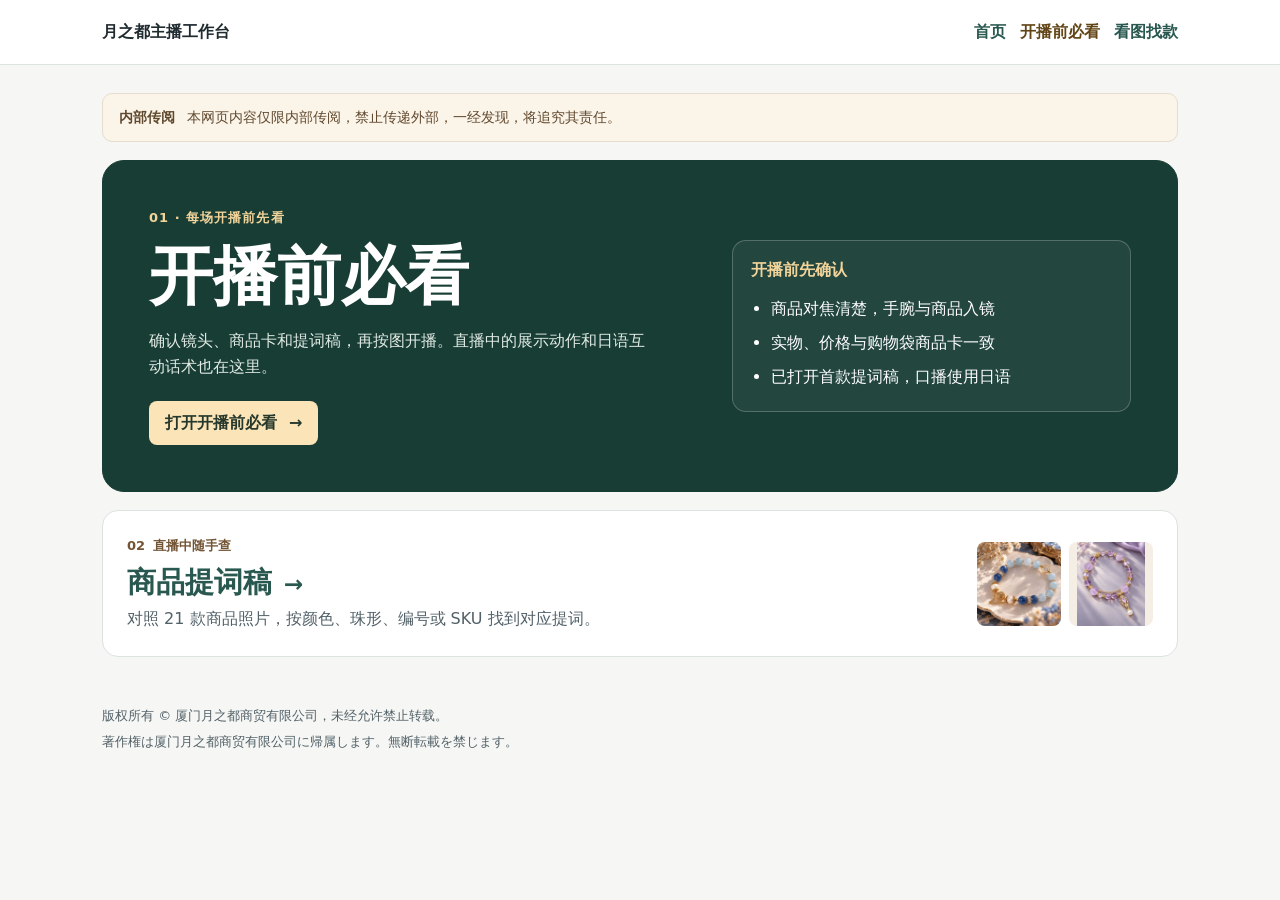
<file: index.html>
<!doctype html><html lang="zh-CN"><head><meta charset="utf-8"><meta name="viewport" content="width=device-width,initial-scale=1"><meta name="robots" content="noindex,nofollow"><title>首页｜月之都主播工作台</title><link rel="stylesheet" href="site.css?v=eb81b3b1eb"><script>
if (/^#(?:gallery|p(?:[1-9]|1[0-9]|2[01]))$/.test(location.hash)) {
    location.replace('guide.html' + location.hash);
}
</script></head><body><header class="site-header"><div class="bar"><span class="brand">月之都主播工作台</span><nav class="site-nav" aria-label="站点导航"><a href="index.html">首页</a><a class="nav-required" href="training.html">开播前必看</a><a href="guide.html#gallery">看图找款</a></nav></div></header><main class="home-page">
  <aside class="internal-notice" aria-label="内部传阅声明">
    <strong>内部传阅</strong>
    <p>本网页内容仅限内部传阅，禁止传递外部，一经发现，将追究其责任。</p>
  </aside>
  <section class="home-hero" aria-labelledby="home-title">
    <div class="hero-copy">
      <div class="eyebrow">01 · 每场开播前先看</div>
      <h1 id="home-title">开播前必看</h1>
      <p>确认镜头、商品卡和提词稿，再按图开播。直播中的展示动作和日语互动话术也在这里。</p>
      <a class="action" href="training.html">打开开播前必看 <span aria-hidden="true">→</span></a>
    </div>
    <div class="hero-checks">
      <span>开播前先确认</span>
      <ul>
        <li>商品对焦清楚，手腕与商品入镜</li>
        <li>实物、价格与购物袋商品卡一致</li>
        <li>已打开首款提词稿，口播使用日语</li>
      </ul>
    </div>
  </section>
  <div class="home-entries">
    <a class="home-entry" href="guide.html#gallery">
      <div>
        <span class="entry-label">02 <span>直播中随手查</span></span>
        <h2>商品提词稿 <span aria-hidden="true">→</span></h2>
        <p>对照 21 款商品照片，按颜色、珠形、编号或 SKU 找到对应提词。</p>
      </div>
      <div class="entry-photos" aria-hidden="true">
        <img src="thumb-20.jpg" alt="">
        <img src="thumb-21.jpg" alt="">
      </div>
    </a>
  </div>
</main><footer class="copyright"><p>版权所有 © 厦门月之都商贸有限公司，未经允许禁止转载。</p><p lang="ja">著作権は厦门月之都商贸有限公司に帰属します。無断転載を禁じます。</p></footer></body></html>
</file>
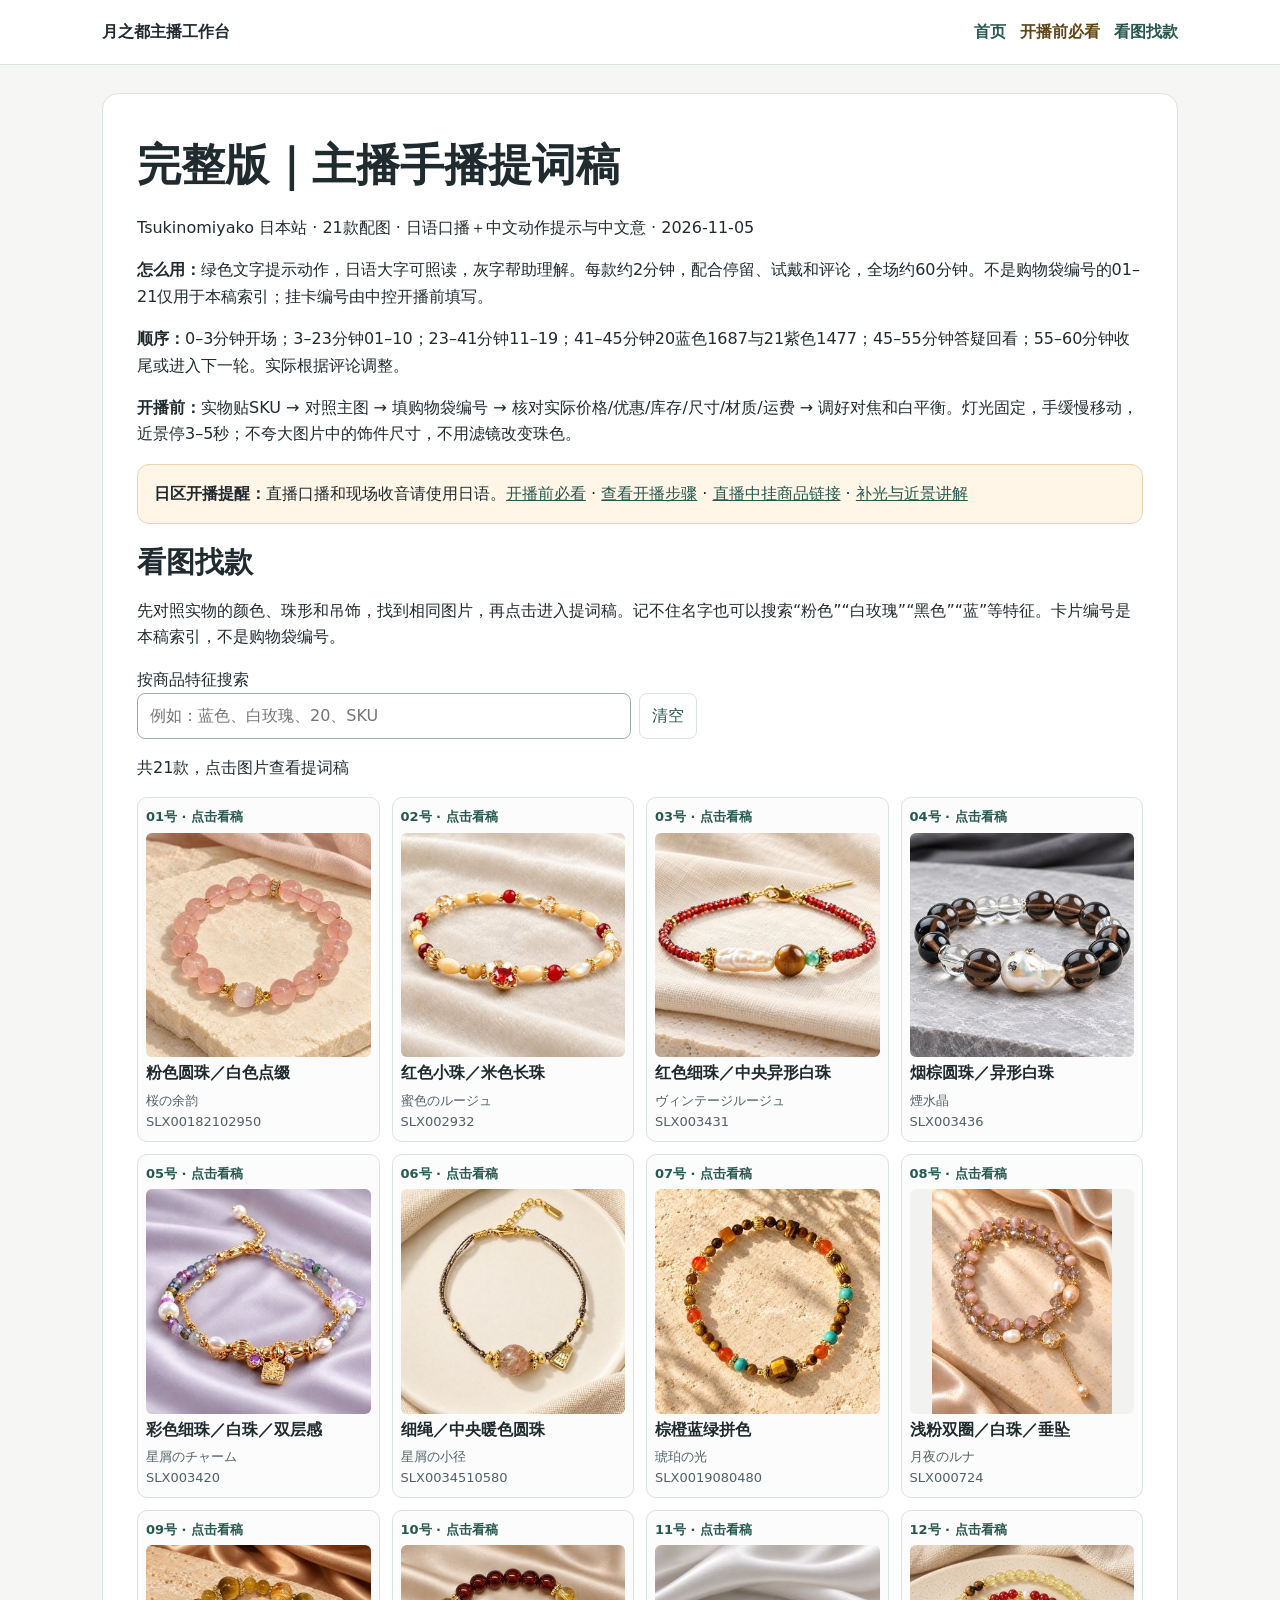
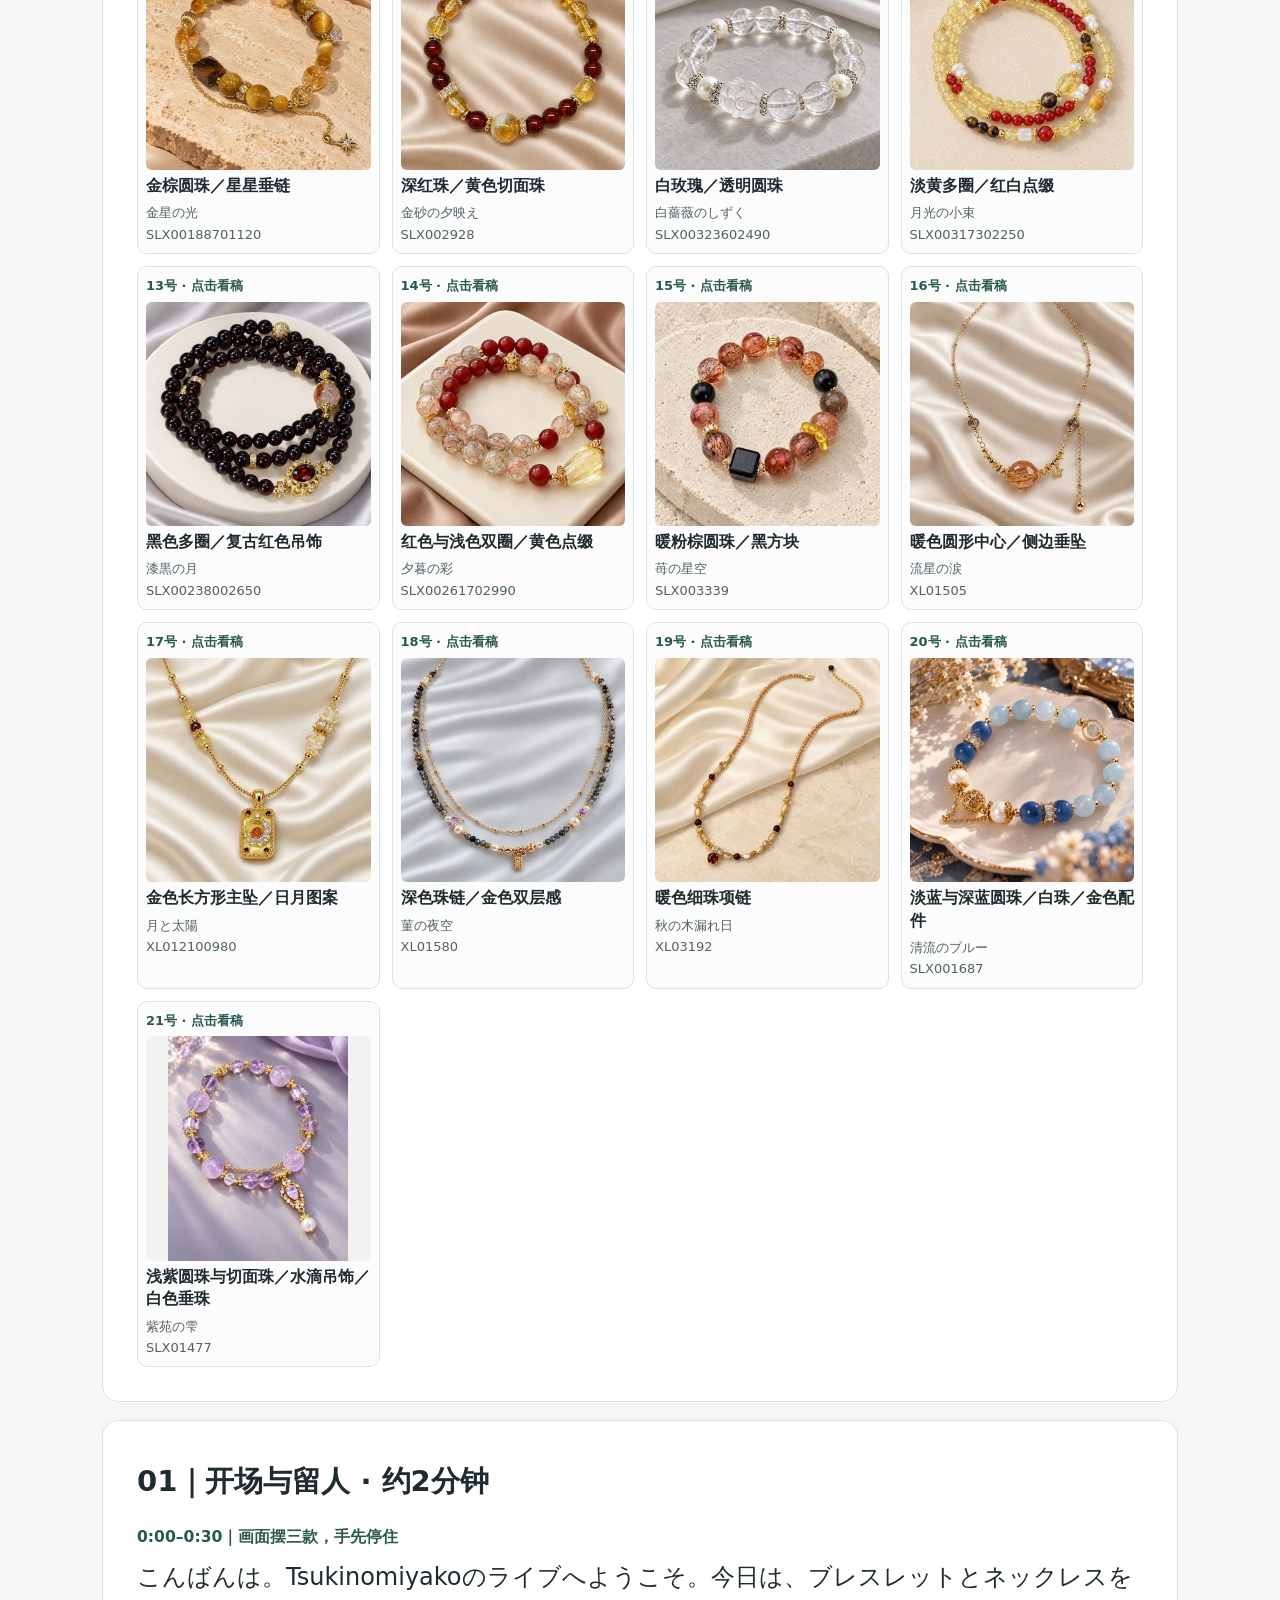
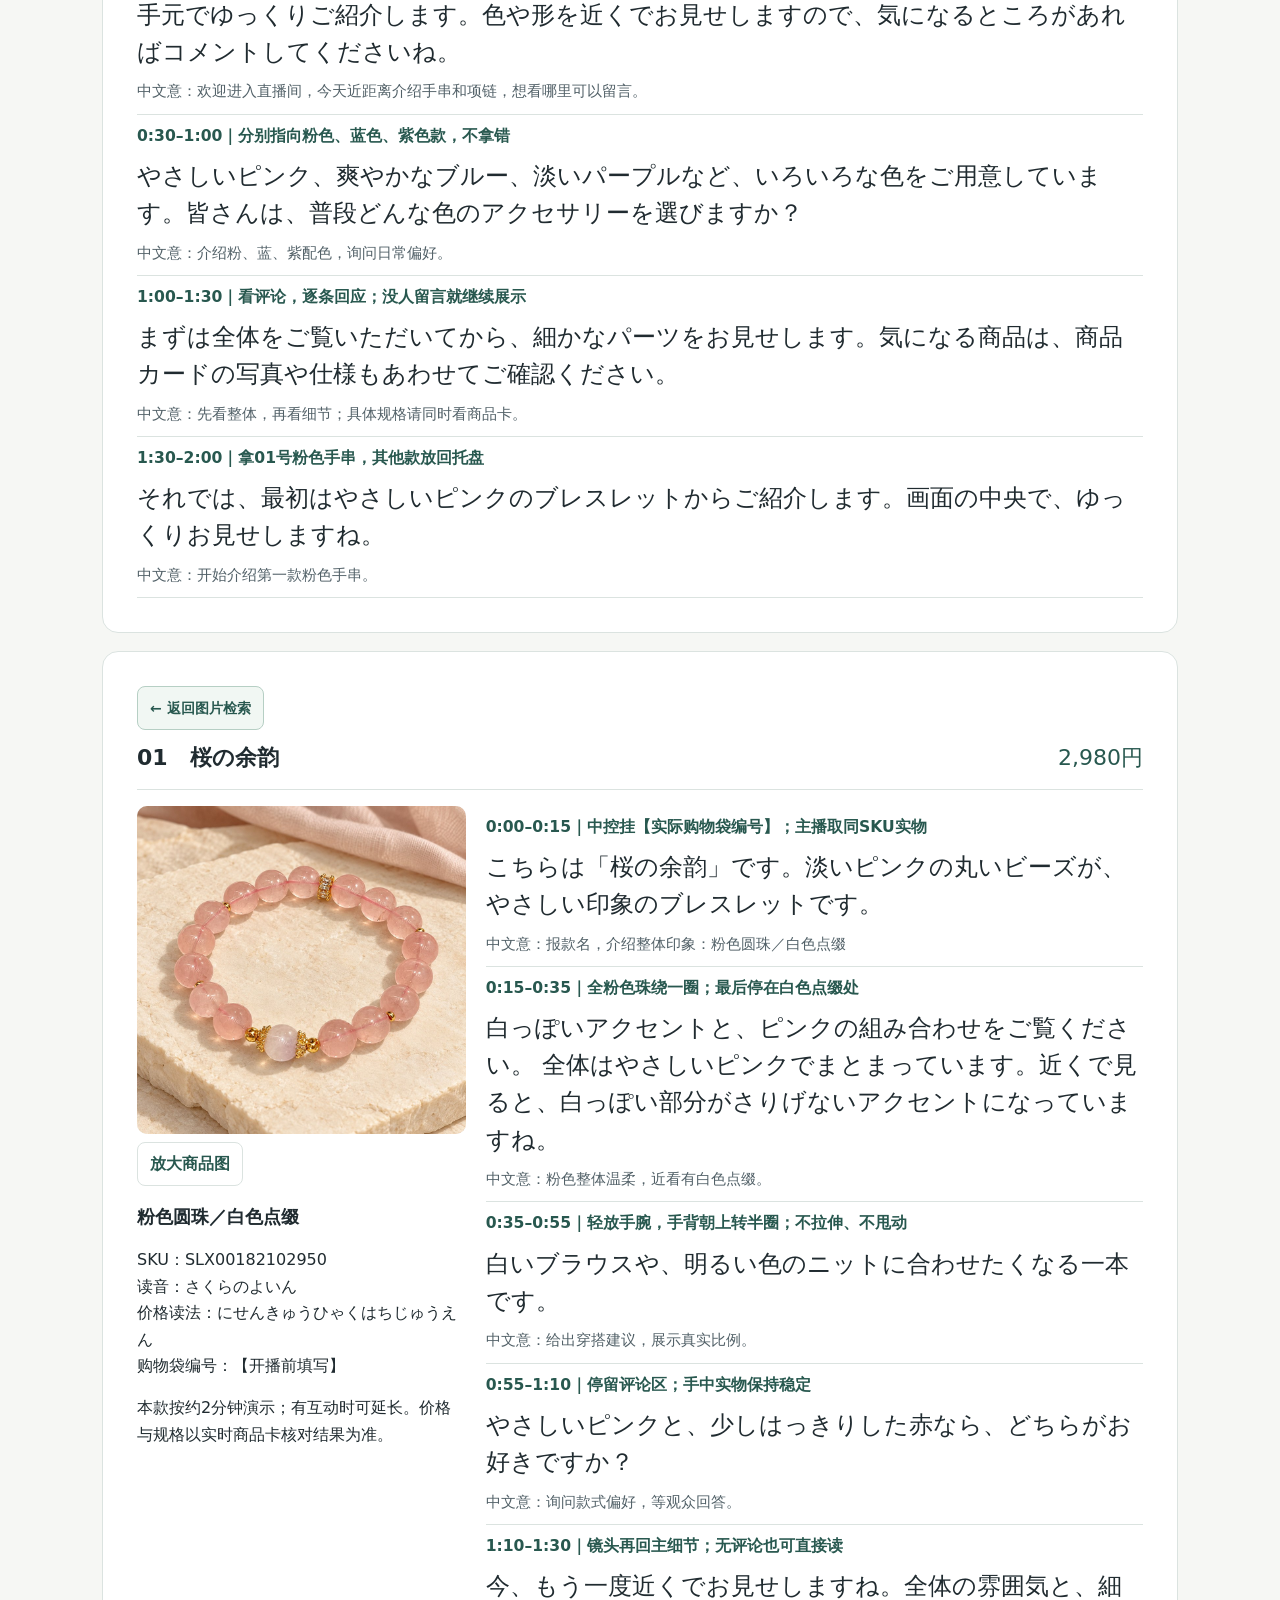
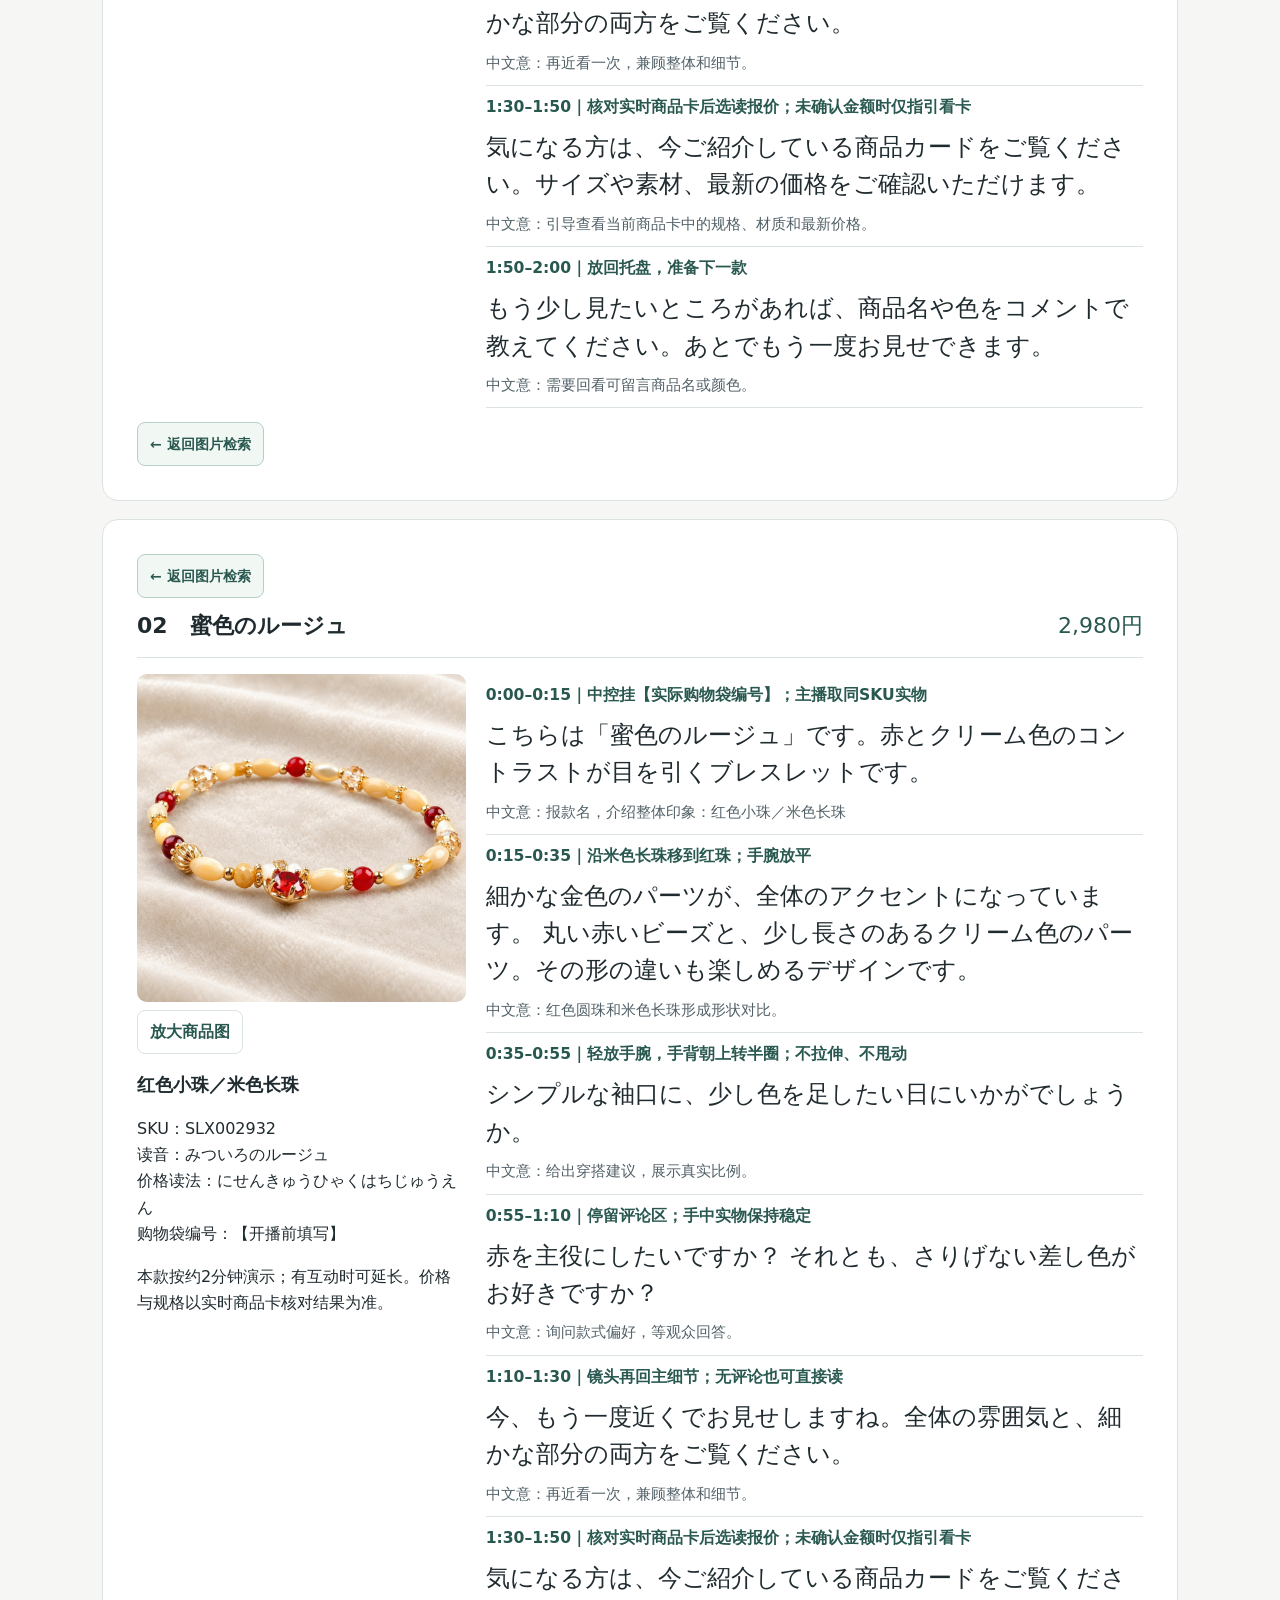
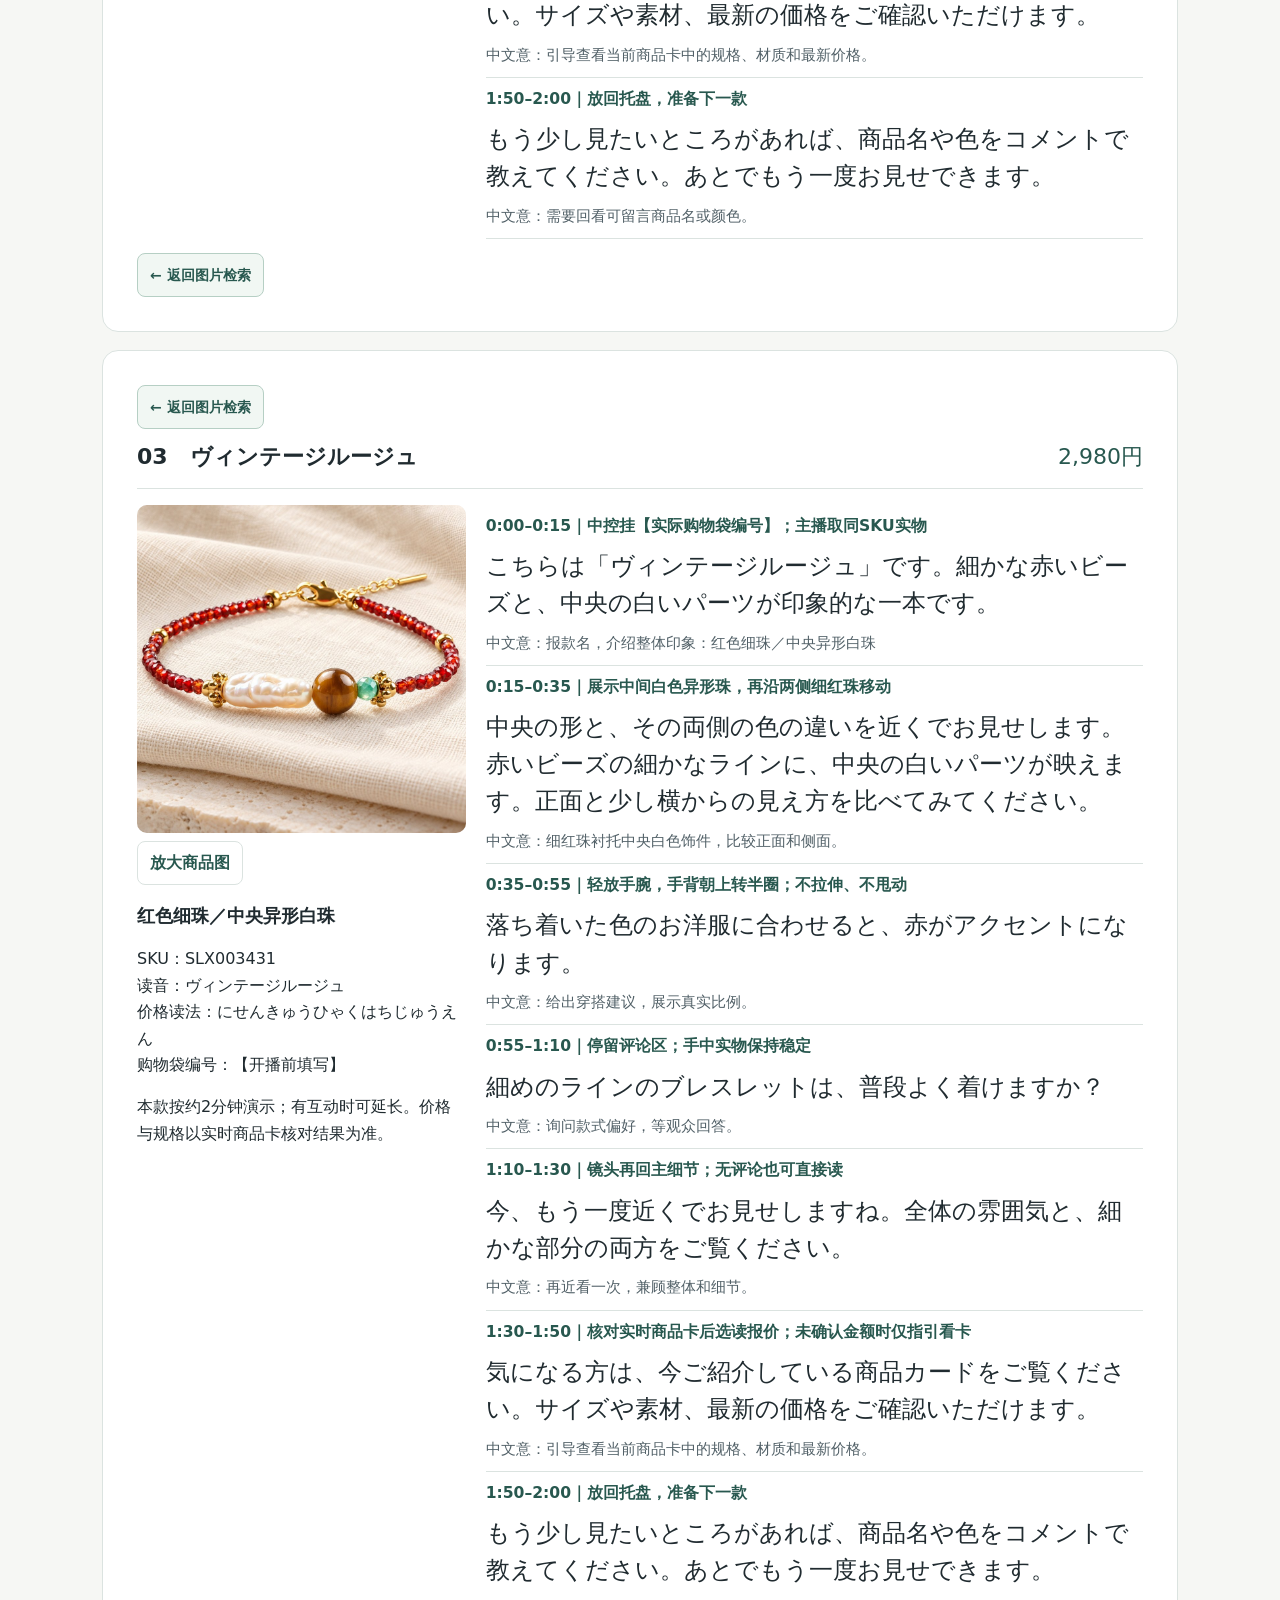
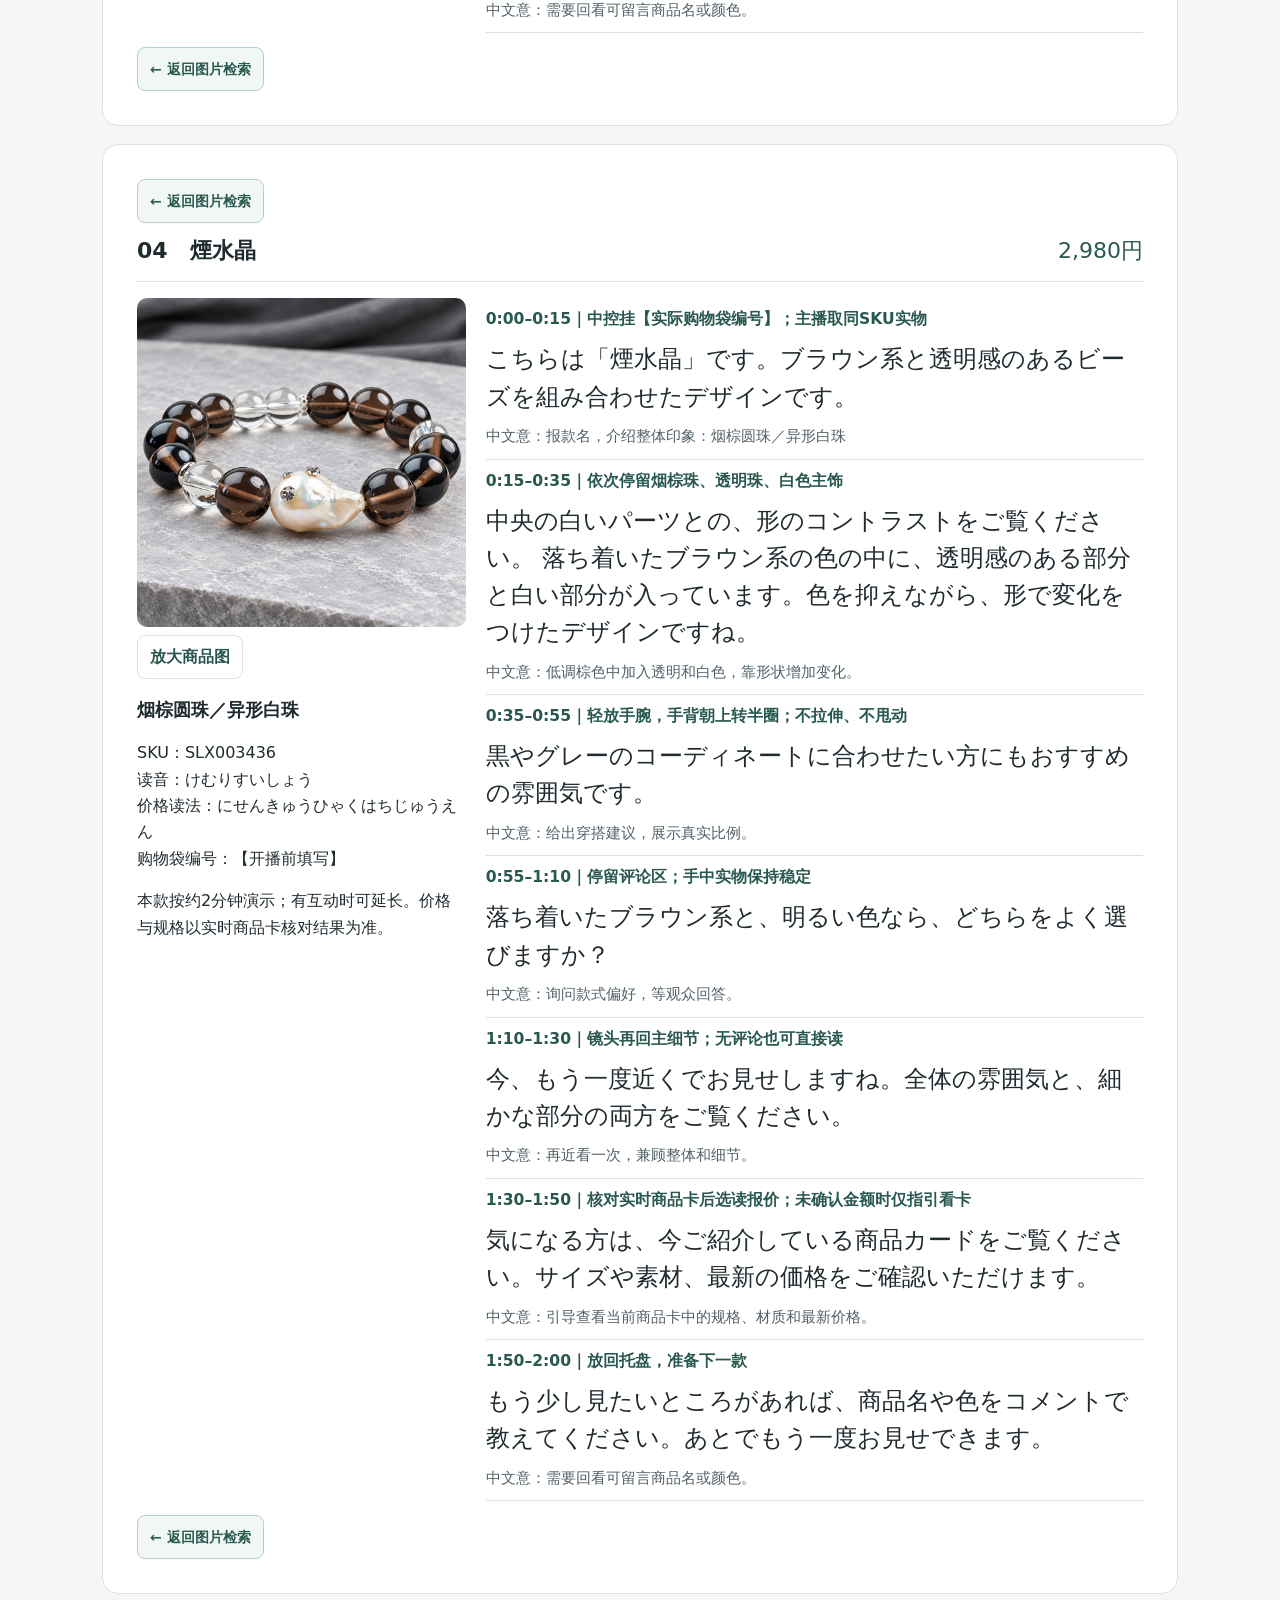
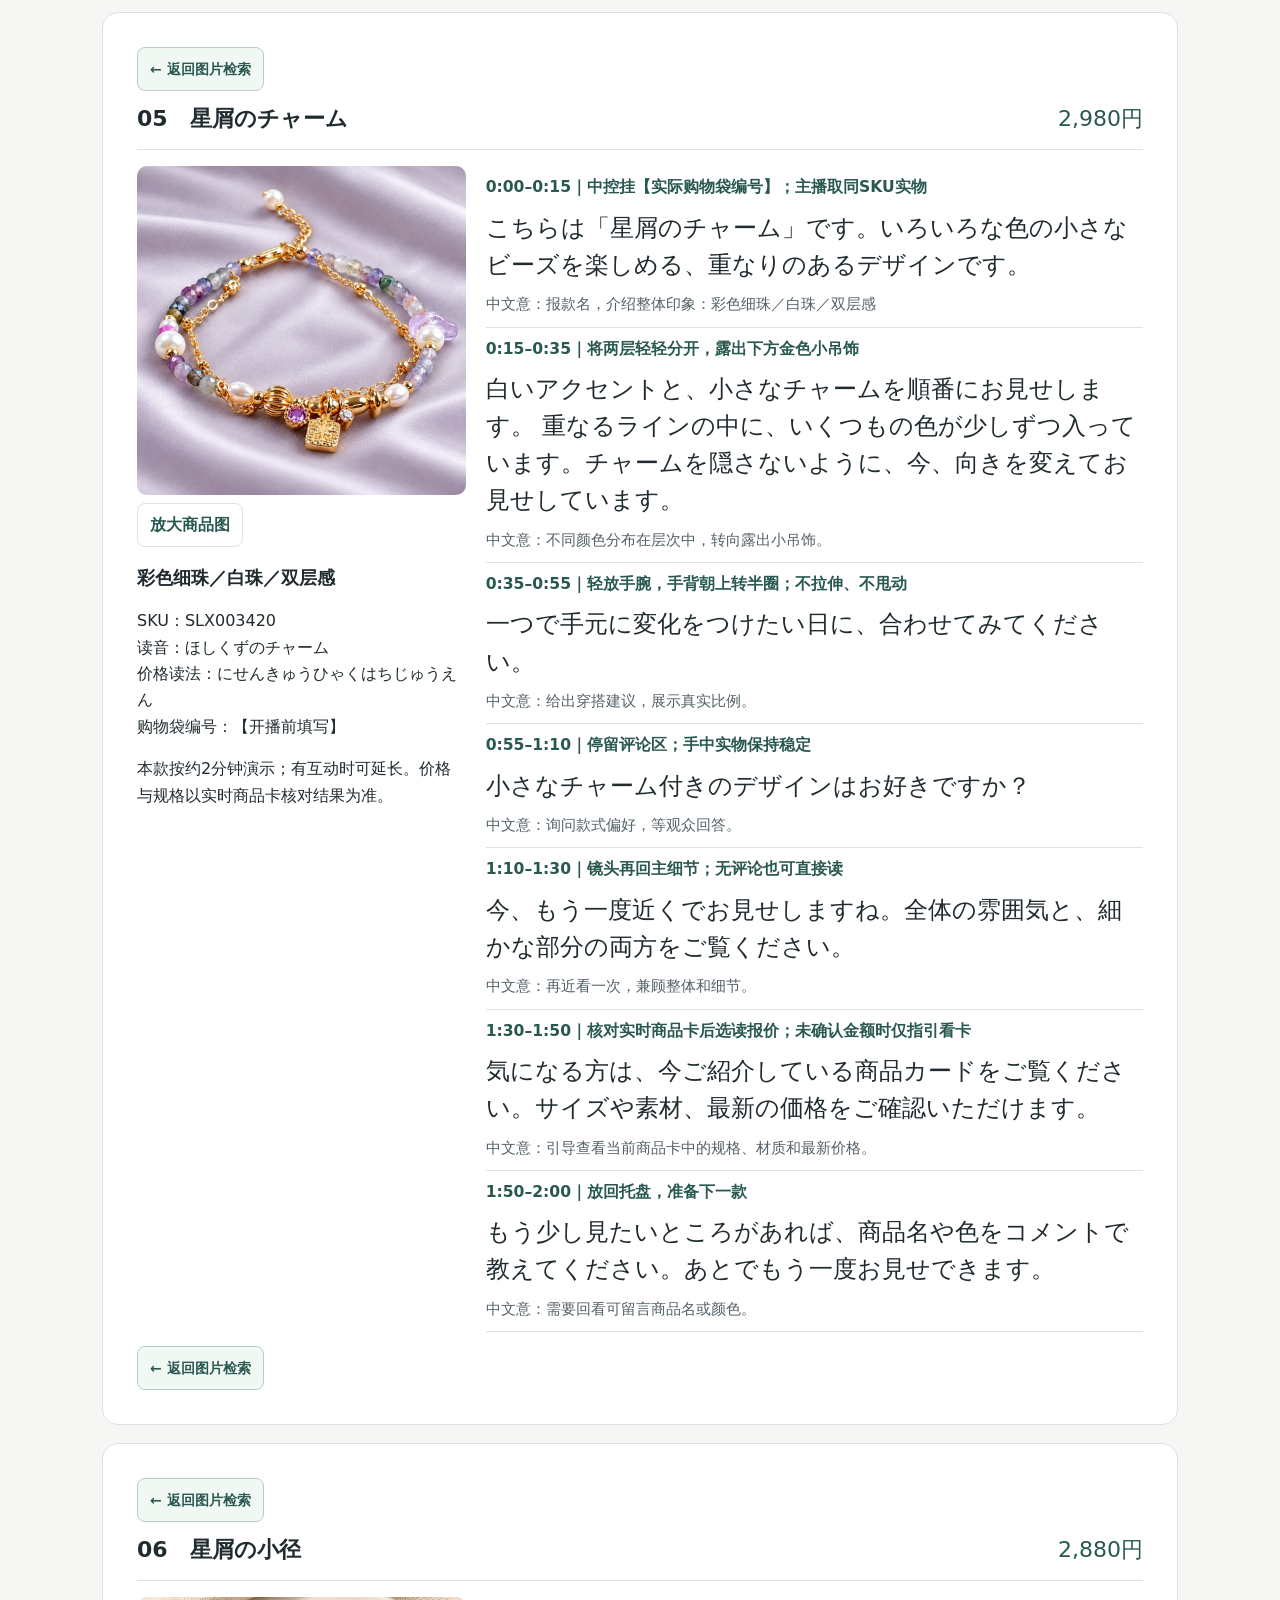
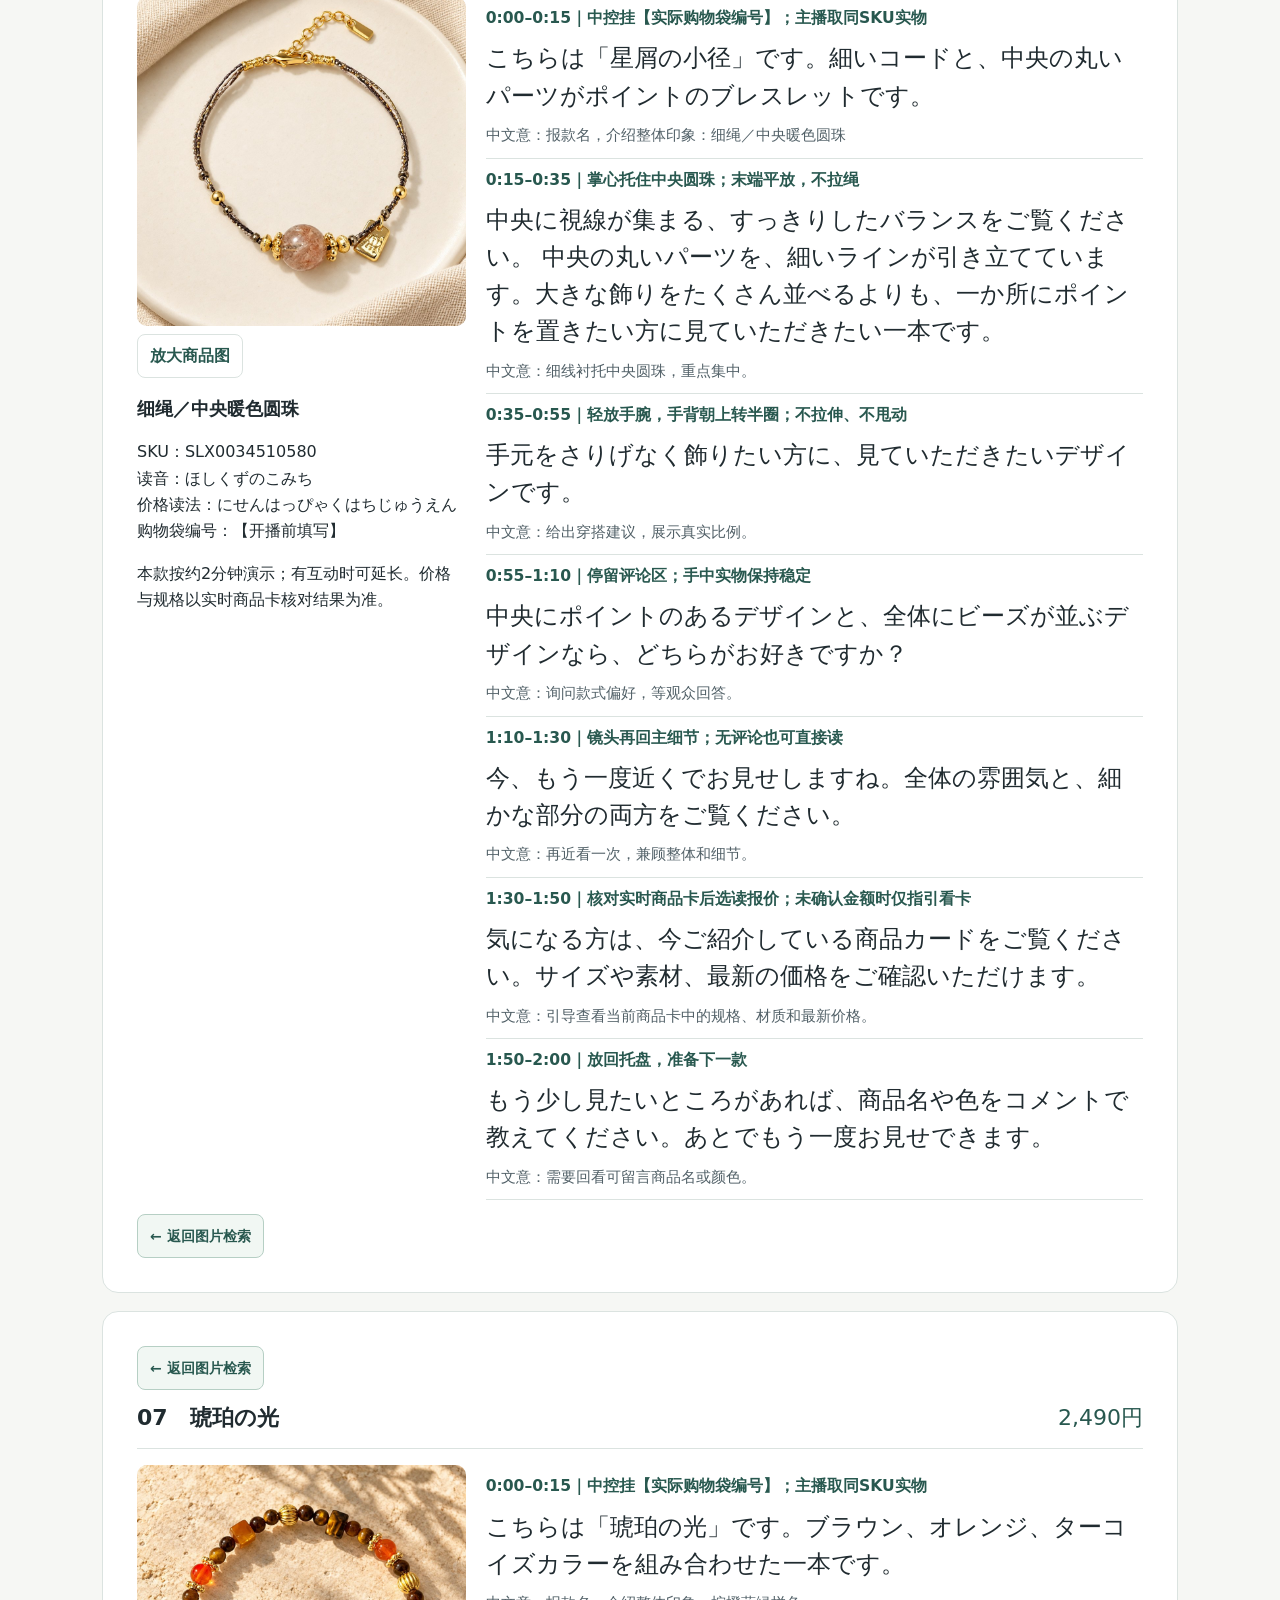
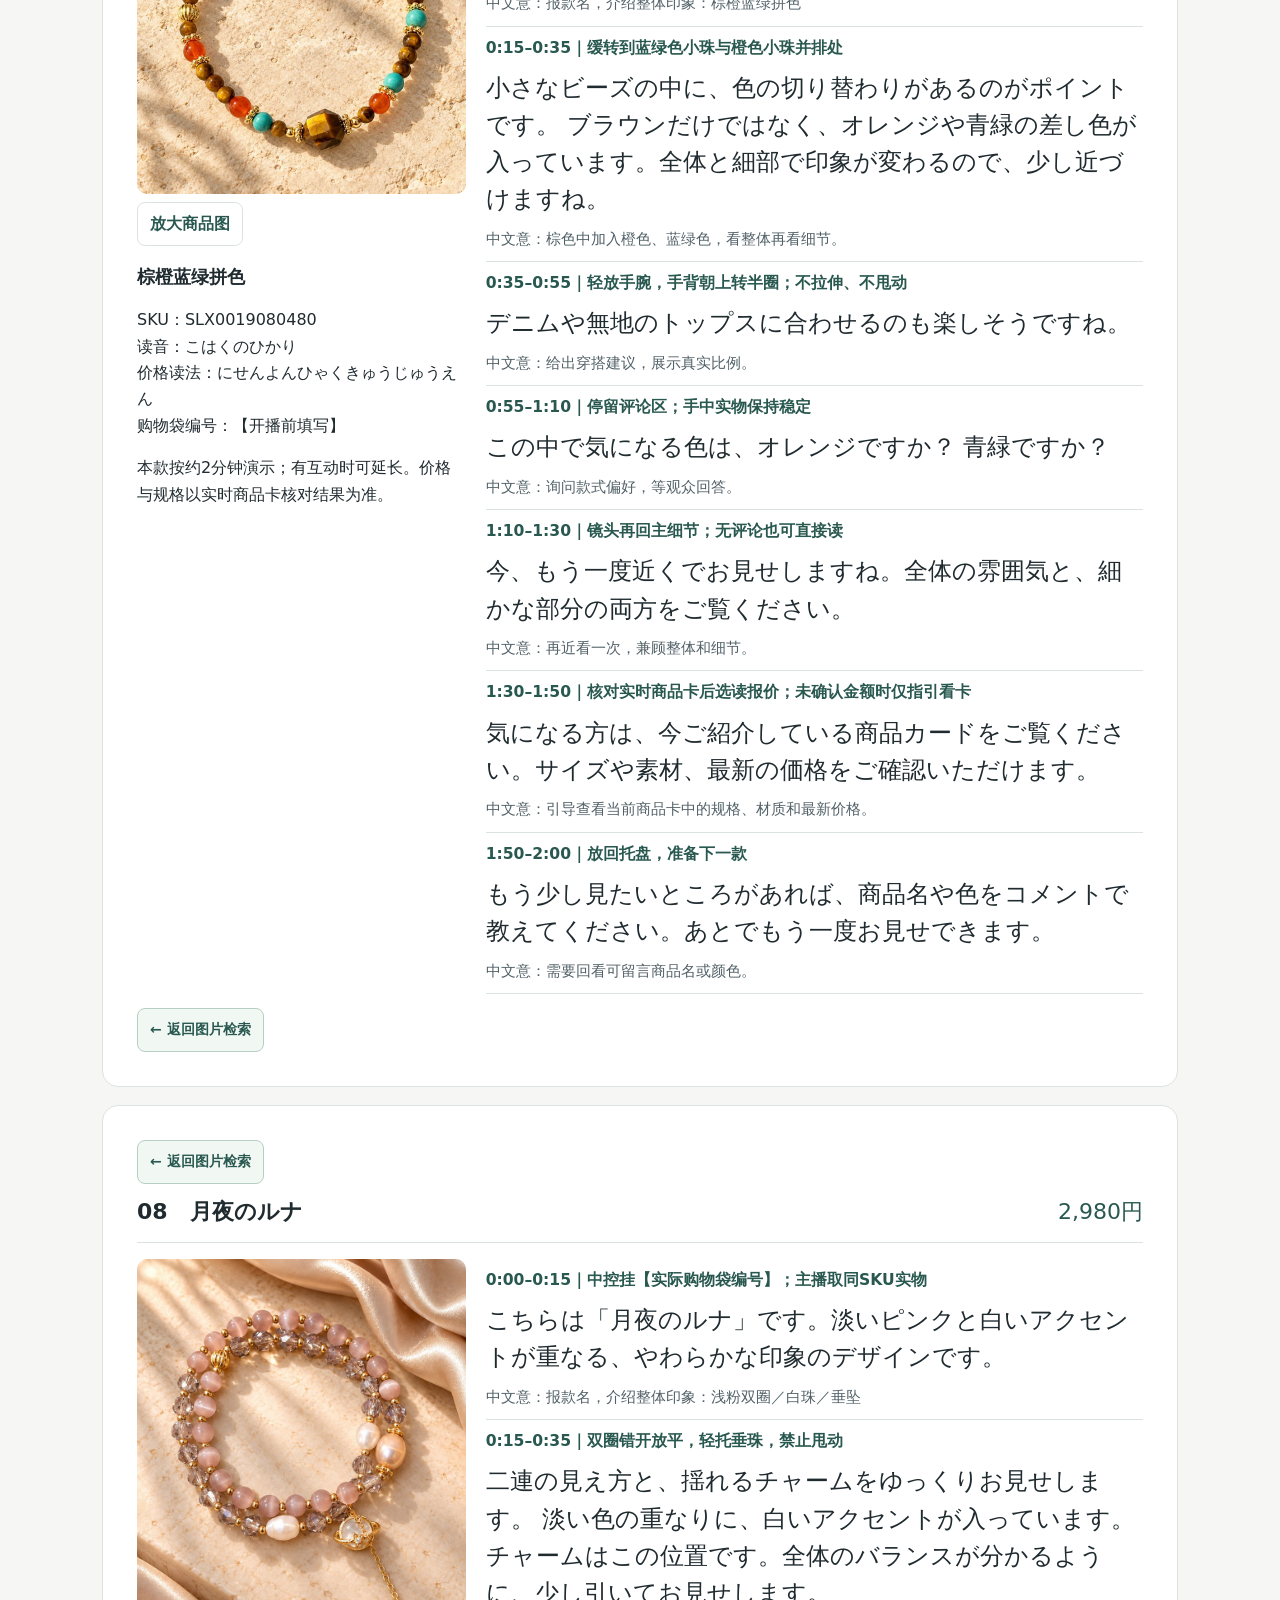
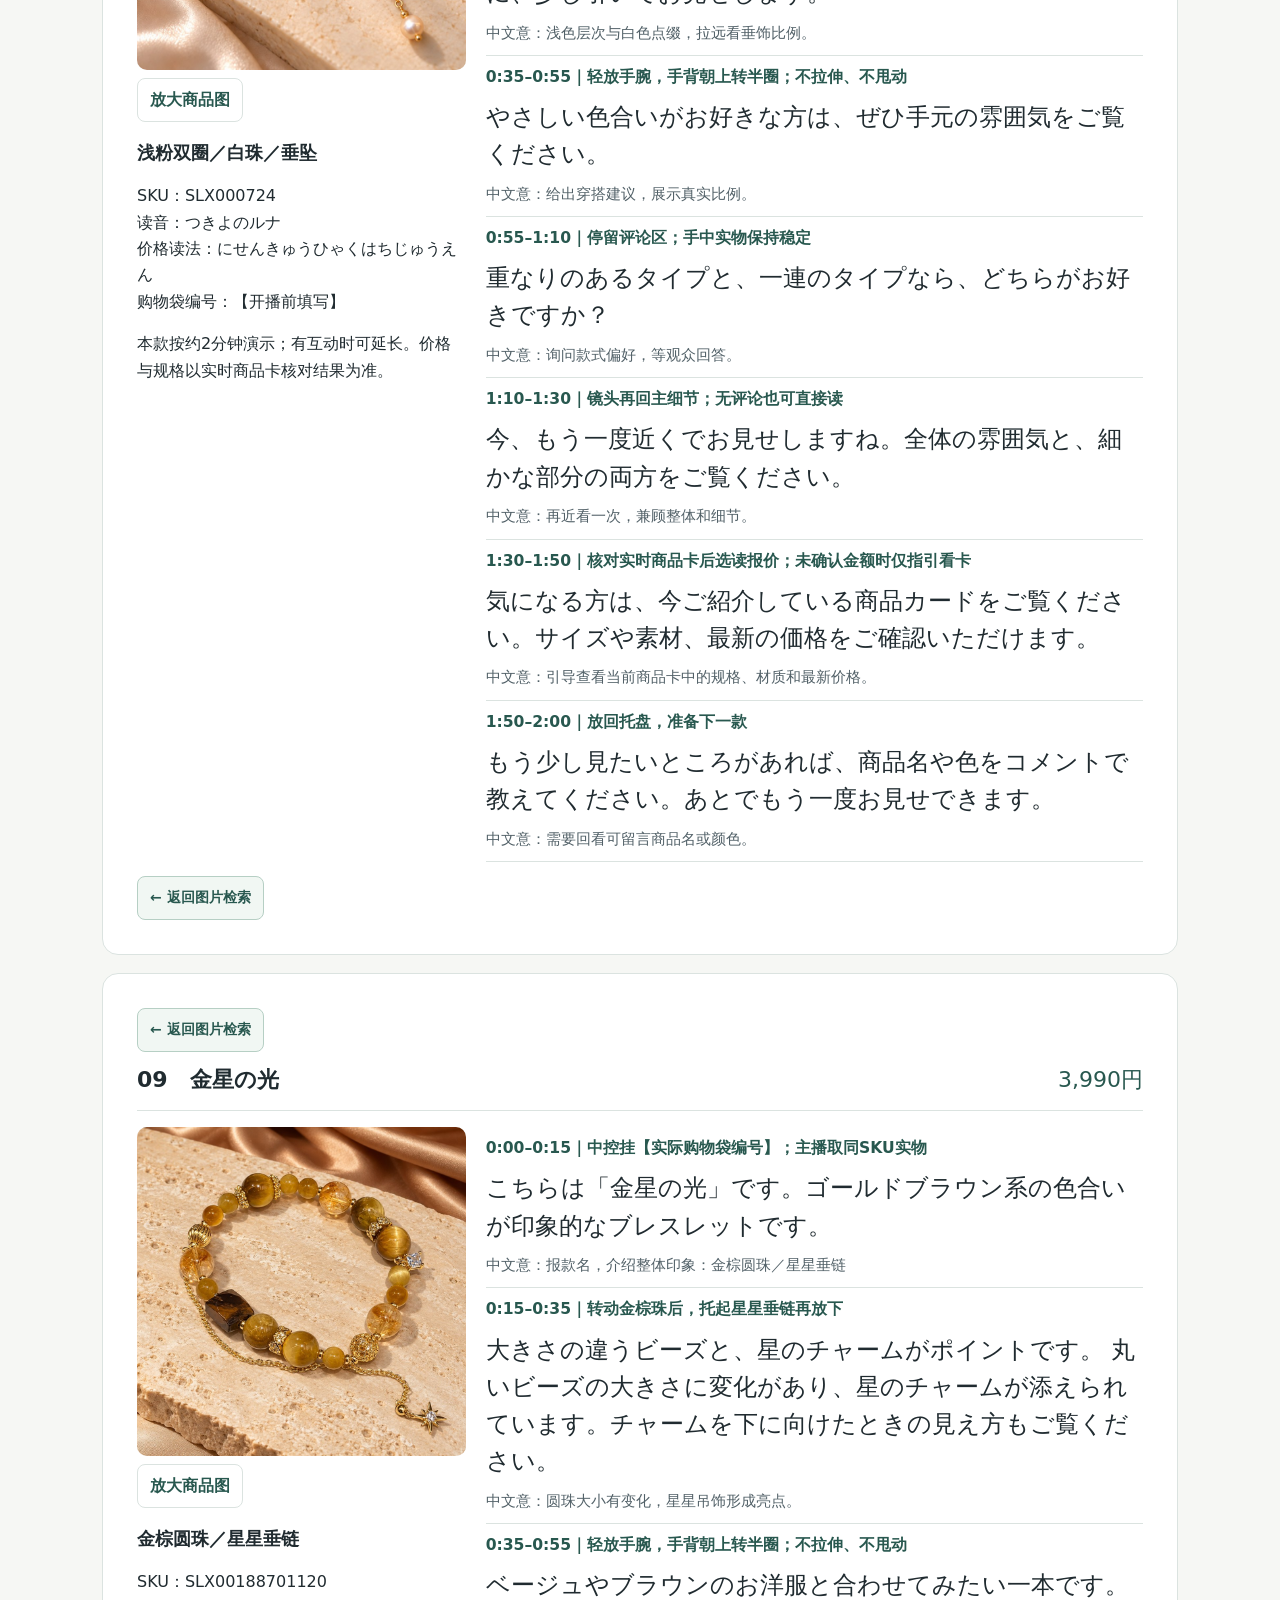
<file: guide.html>
<!doctype html><html lang="zh-CN"><head><meta charset="utf-8"><meta name="viewport" content="width=device-width,initial-scale=1"><meta name="robots" content="noindex,nofollow"><title>主播手播提词稿｜月之都主播工作台</title><link rel="stylesheet" href="site.css?v=1728574558"></head><body><header class="site-header"><div class="bar"><span class="brand">月之都主播工作台</span><nav class="site-nav" aria-label="站点导航"><a href="index.html">首页</a><a class="nav-required" href="training.html">开播前必看</a><a href="guide.html#gallery">看图找款</a></nav></div></header><main><section class="top" id="intro"><h1>完整版｜主播手播提词稿</h1><p>Tsukinomiyako 日本站 · 21款配图 · 日语口播＋中文动作提示与中文意 · 2026-11-05</p><p><b>怎么用：</b>绿色文字提示动作，日语大字可照读，灰字帮助理解。每款约2分钟，配合停留、试戴和评论，全场约60分钟。不是购物袋编号的01–21仅用于本稿索引；挂卡编号由中控开播前填写。</p><p><b>顺序：</b>0–3分钟开场；3–23分钟01–10；23–41分钟11–19；41–45分钟20蓝色1687与21紫色1477；45–55分钟答疑回看；55–60分钟收尾或进入下一轮。实际根据评论调整。</p><p><b>开播前：</b>实物贴SKU → 对照主图 → 填购物袋编号 → 核对实际价格/优惠/库存/尺寸/材质/运费 → 调好对焦和白平衡。灯光固定，手缓慢移动，近景停3–5秒；不夸大图片中的饰件尺寸，不用滤镜改变珠色。</p><div id="gallery"><p class="live-notice"><strong>日区开播提醒：</strong>直播口播和现场收音请使用日语。<a href="training.html">开播前必看</a> · <a href="training.html#opening">查看开播步骤</a> · <a href="training.html#explain-product">直播中挂商品链接</a> · <a href="training.html#showcase-quality">补光与近景讲解</a></p><h2>看图找款</h2><p>先对照实物的颜色、珠形和吊饰，找到相同图片，再点击进入提词稿。记不住名字也可以搜索“粉色”“白玫瑰”“黑色”“蓝”等特征。卡片编号是本稿索引，不是购物袋编号。</p><label for="find">按商品特征搜索</label><div class="search-line"><input id="find" type="search" placeholder="例如：蓝色、白玫瑰、20、SKU"><button type="button" id="clear-search">清空</button></div><p id="gallery-count" aria-live="polite">共21款，点击图片查看提词稿</p><nav class="product-gallery" aria-label="按商品图片查找提词稿"><a href="#p1" id="result-p1" data-key="SLX00182102950桜の余韵粉色圆珠／白色点缀" aria-label="1号 粉色圆珠／白色点缀 查看提词稿"><span class="number">01号 · 点击看稿</span><img src="thumb-01.jpg" loading="lazy" decoding="async" alt="粉色圆珠／白色点缀" width="360" height="360"><strong>粉色圆珠／白色点缀</strong><small>桜の余韵<br>SLX00182102950</small></a><a href="#p2" id="result-p2" data-key="SLX002932蜜色のルージュ红色小珠／米色长珠" aria-label="2号 红色小珠／米色长珠 查看提词稿"><span class="number">02号 · 点击看稿</span><img src="thumb-02.jpg" loading="lazy" decoding="async" alt="红色小珠／米色长珠" width="360" height="360"><strong>红色小珠／米色长珠</strong><small>蜜色のルージュ<br>SLX002932</small></a><a href="#p3" id="result-p3" data-key="SLX003431ヴィンテージルージュ红色细珠／中央异形白珠" aria-label="3号 红色细珠／中央异形白珠 查看提词稿"><span class="number">03号 · 点击看稿</span><img src="thumb-03.jpg" loading="lazy" decoding="async" alt="红色细珠／中央异形白珠" width="360" height="360"><strong>红色细珠／中央异形白珠</strong><small>ヴィンテージルージュ<br>SLX003431</small></a><a href="#p4" id="result-p4" data-key="SLX003436煙水晶烟棕圆珠／异形白珠" aria-label="4号 烟棕圆珠／异形白珠 查看提词稿"><span class="number">04号 · 点击看稿</span><img src="thumb-04.jpg" loading="lazy" decoding="async" alt="烟棕圆珠／异形白珠" width="360" height="360"><strong>烟棕圆珠／异形白珠</strong><small>煙水晶<br>SLX003436</small></a><a href="#p5" id="result-p5" data-key="SLX003420星屑のチャーム彩色细珠／白珠／双层感" aria-label="5号 彩色细珠／白珠／双层感 查看提词稿"><span class="number">05号 · 点击看稿</span><img src="thumb-05.jpg" loading="lazy" decoding="async" alt="彩色细珠／白珠／双层感" width="360" height="360"><strong>彩色细珠／白珠／双层感</strong><small>星屑のチャーム<br>SLX003420</small></a><a href="#p6" id="result-p6" data-key="SLX0034510580星屑の小径细绳／中央暖色圆珠" aria-label="6号 细绳／中央暖色圆珠 查看提词稿"><span class="number">06号 · 点击看稿</span><img src="thumb-06.jpg" loading="lazy" decoding="async" alt="细绳／中央暖色圆珠" width="360" height="360"><strong>细绳／中央暖色圆珠</strong><small>星屑の小径<br>SLX0034510580</small></a><a href="#p7" id="result-p7" data-key="SLX0019080480琥珀の光棕橙蓝绿拼色" aria-label="7号 棕橙蓝绿拼色 查看提词稿"><span class="number">07号 · 点击看稿</span><img src="thumb-07.jpg" loading="lazy" decoding="async" alt="棕橙蓝绿拼色" width="360" height="360"><strong>棕橙蓝绿拼色</strong><small>琥珀の光<br>SLX0019080480</small></a><a href="#p8" id="result-p8" data-key="SLX000724月夜のルナ浅粉双圈／白珠／垂坠" aria-label="8号 浅粉双圈／白珠／垂坠 查看提词稿"><span class="number">08号 · 点击看稿</span><img src="thumb-08.jpg" loading="lazy" decoding="async" alt="浅粉双圈／白珠／垂坠" width="360" height="360"><strong>浅粉双圈／白珠／垂坠</strong><small>月夜のルナ<br>SLX000724</small></a><a href="#p9" id="result-p9" data-key="SLX00188701120金星の光金棕圆珠／星星垂链" aria-label="9号 金棕圆珠／星星垂链 查看提词稿"><span class="number">09号 · 点击看稿</span><img src="thumb-09.jpg" loading="lazy" decoding="async" alt="金棕圆珠／星星垂链" width="360" height="360"><strong>金棕圆珠／星星垂链</strong><small>金星の光<br>SLX00188701120</small></a><a href="#p10" id="result-p10" data-key="SLX002928金砂の夕映え深红珠／黄色切面珠" aria-label="10号 深红珠／黄色切面珠 查看提词稿"><span class="number">10号 · 点击看稿</span><img src="thumb-10.jpg" loading="lazy" decoding="async" alt="深红珠／黄色切面珠" width="360" height="360"><strong>深红珠／黄色切面珠</strong><small>金砂の夕映え<br>SLX002928</small></a><a href="#p11" id="result-p11" data-key="SLX00323602490白薔薇のしずく白玫瑰／透明圆珠" aria-label="11号 白玫瑰／透明圆珠 查看提词稿"><span class="number">11号 · 点击看稿</span><img src="thumb-11.jpg" loading="lazy" decoding="async" alt="白玫瑰／透明圆珠" width="360" height="360"><strong>白玫瑰／透明圆珠</strong><small>白薔薇のしずく<br>SLX00323602490</small></a><a href="#p12" id="result-p12" data-key="SLX00317302250月光の小束淡黄多圈／红白点缀" aria-label="12号 淡黄多圈／红白点缀 查看提词稿"><span class="number">12号 · 点击看稿</span><img src="thumb-12.jpg" loading="lazy" decoding="async" alt="淡黄多圈／红白点缀" width="360" height="360"><strong>淡黄多圈／红白点缀</strong><small>月光の小束<br>SLX00317302250</small></a><a href="#p13" id="result-p13" data-key="SLX00238002650漆黒の月黑色多圈／复古红色吊饰" aria-label="13号 黑色多圈／复古红色吊饰 查看提词稿"><span class="number">13号 · 点击看稿</span><img src="thumb-13.jpg" loading="lazy" decoding="async" alt="黑色多圈／复古红色吊饰" width="360" height="360"><strong>黑色多圈／复古红色吊饰</strong><small>漆黒の月<br>SLX00238002650</small></a><a href="#p14" id="result-p14" data-key="SLX00261702990夕暮の彩红色与浅色双圈／黄色点缀" aria-label="14号 红色与浅色双圈／黄色点缀 查看提词稿"><span class="number">14号 · 点击看稿</span><img src="thumb-14.jpg" loading="lazy" decoding="async" alt="红色与浅色双圈／黄色点缀" width="360" height="360"><strong>红色与浅色双圈／黄色点缀</strong><small>夕暮の彩<br>SLX00261702990</small></a><a href="#p15" id="result-p15" data-key="SLX003339苺の星空暖粉棕圆珠／黑方块" aria-label="15号 暖粉棕圆珠／黑方块 查看提词稿"><span class="number">15号 · 点击看稿</span><img src="thumb-15.jpg" loading="lazy" decoding="async" alt="暖粉棕圆珠／黑方块" width="360" height="360"><strong>暖粉棕圆珠／黑方块</strong><small>苺の星空<br>SLX003339</small></a><a href="#p16" id="result-p16" data-key="XL01505流星の涙暖色圆形中心／侧边垂坠" aria-label="16号 暖色圆形中心／侧边垂坠 查看提词稿"><span class="number">16号 · 点击看稿</span><img src="thumb-16.jpg" loading="lazy" decoding="async" alt="暖色圆形中心／侧边垂坠" width="360" height="360"><strong>暖色圆形中心／侧边垂坠</strong><small>流星の涙<br>XL01505</small></a><a href="#p17" id="result-p17" data-key="XL012100980月と太陽金色长方形主坠／日月图案" aria-label="17号 金色长方形主坠／日月图案 查看提词稿"><span class="number">17号 · 点击看稿</span><img src="thumb-17.jpg" loading="lazy" decoding="async" alt="金色长方形主坠／日月图案" width="360" height="360"><strong>金色长方形主坠／日月图案</strong><small>月と太陽<br>XL012100980</small></a><a href="#p18" id="result-p18" data-key="XL01580菫の夜空深色珠链／金色双层感" aria-label="18号 深色珠链／金色双层感 查看提词稿"><span class="number">18号 · 点击看稿</span><img src="thumb-18.jpg" loading="lazy" decoding="async" alt="深色珠链／金色双层感" width="360" height="360"><strong>深色珠链／金色双层感</strong><small>菫の夜空<br>XL01580</small></a><a href="#p19" id="result-p19" data-key="XL03192秋の木漏れ日暖色细珠项链" aria-label="19号 暖色细珠项链 查看提词稿"><span class="number">19号 · 点击看稿</span><img src="thumb-19.jpg" loading="lazy" decoding="async" alt="暖色细珠项链" width="360" height="360"><strong>暖色细珠项链</strong><small>秋の木漏れ日<br>XL03192</small></a><a href="#p20" id="result-p20" data-key="SLX001687清流のブルー淡蓝与深蓝圆珠／白珠／金色配件" aria-label="20号 淡蓝与深蓝圆珠／白珠／金色配件 查看提词稿"><span class="number">20号 · 点击看稿</span><img src="thumb-20.jpg" loading="lazy" decoding="async" alt="淡蓝与深蓝圆珠／白珠／金色配件" width="360" height="360"><strong>淡蓝与深蓝圆珠／白珠／金色配件</strong><small>清流のブルー<br>SLX001687</small></a><a href="#p21" id="result-p21" data-key="SLX01477紫苑の雫浅紫圆珠与切面珠／水滴吊饰／白色垂珠" aria-label="21号 浅紫圆珠与切面珠／水滴吊饰／白色垂珠 查看提词稿"><span class="number">21号 · 点击看稿</span><img src="thumb-21.jpg" loading="lazy" decoding="async" alt="浅紫圆珠与切面珠／水滴吊饰／白色垂珠" width="360" height="360"><strong>浅紫圆珠与切面珠／水滴吊饰／白色垂珠</strong><small>紫苑の雫<br>SLX01477</small></a></nav></div></section><section class="top"><h2>01｜开场与留人 · 约2分钟</h2><div class="beat"><small>0:00–0:30｜画面摆三款，手先停住</small><p lang="ja">こんばんは。Tsukinomiyakoのライブへようこそ。今日は、ブレスレットとネックレスを手元でゆっくりご紹介します。色や形を近くでお見せしますので、気になるところがあればコメントしてくださいね。</p><div class="cn">中文意：欢迎进入直播间，今天近距离介绍手串和项链，想看哪里可以留言。</div></div><div class="beat"><small>0:30–1:00｜分别指向粉色、蓝色、紫色款，不拿错</small><p lang="ja">やさしいピンク、爽やかなブルー、淡いパープルなど、いろいろな色をご用意しています。皆さんは、普段どんな色のアクセサリーを選びますか？</p><div class="cn">中文意：介绍粉、蓝、紫配色，询问日常偏好。</div></div><div class="beat"><small>1:00–1:30｜看评论，逐条回应；没人留言就继续展示</small><p lang="ja">まずは全体をご覧いただいてから、細かなパーツをお見せします。気になる商品は、商品カードの写真や仕様もあわせてご確認ください。</p><div class="cn">中文意：先看整体，再看细节；具体规格请同时看商品卡。</div></div><div class="beat"><small>1:30–2:00｜拿01号粉色手串，其他款放回托盘</small><p lang="ja">それでは、最初はやさしいピンクのブレスレットからご紹介します。画面の中央で、ゆっくりお見せしますね。</p><div class="cn">中文意：开始介绍第一款粉色手串。</div></div></section><section class="card" id="p1" data-key="SLX00182102950桜の余韵粉色圆珠／白色点缀"><div class="script-tools"><a class="script-return" href="#result-p1">← 返回图片检索</a></div><header><b>01　桜の余韵</b><span>2,980円</span></header><div class="layout"><aside><img src="product-01.jpg" loading="lazy" decoding="async" alt="粉色圆珠／白色点缀"><button type="button" class="image-view">放大商品图</button><h3>粉色圆珠／白色点缀</h3><p>SKU：SLX00182102950<br>读音：さくらのよいん<br>价格读法：にせんきゅうひゃくはちじゅうえん<br>购物袋编号：【开播前填写】</p><p>本款按约2分钟演示；有互动时可延长。价格与规格以实时商品卡核对结果为准。</p></aside><article><div class="beat"><small>0:00–0:15｜中控挂【实际购物袋编号】；主播取同SKU实物</small><p lang="ja">こちらは「桜の余韵」です。淡いピンクの丸いビーズが、やさしい印象のブレスレットです。</p><div class="cn">中文意：报款名，介绍整体印象：粉色圆珠／白色点缀</div></div><div class="beat"><small>0:15–0:35｜全粉色珠绕一圈；最后停在白色点缀处</small><p lang="ja">白っぽいアクセントと、ピンクの組み合わせをご覧ください。 全体はやさしいピンクでまとまっています。近くで見ると、白っぽい部分がさりげないアクセントになっていますね。</p><div class="cn">中文意：粉色整体温柔，近看有白色点缀。</div></div><div class="beat"><small>0:35–0:55｜轻放手腕，手背朝上转半圈；不拉伸、不甩动</small><p lang="ja">白いブラウスや、明るい色のニットに合わせたくなる一本です。</p><div class="cn">中文意：给出穿搭建议，展示真实比例。</div></div><div class="beat"><small>0:55–1:10｜停留评论区；手中实物保持稳定</small><p lang="ja">やさしいピンクと、少しはっきりした赤なら、どちらがお好きですか？</p><div class="cn">中文意：询问款式偏好，等观众回答。</div></div><div class="beat"><small>1:10–1:30｜镜头再回主细节；无评论也可直接读</small><p lang="ja">今、もう一度近くでお見せしますね。全体の雰囲気と、細かな部分の両方をご覧ください。</p><div class="cn">中文意：再近看一次，兼顾整体和细节。</div></div><div class="beat"><small>1:30–1:50｜核对实时商品卡后选读报价；未确认金额时仅指引看卡</small><p lang="ja">気になる方は、今ご紹介している商品カードをご覧ください。サイズや素材、最新の価格をご確認いただけます。</p><div class="cn">中文意：引导查看当前商品卡中的规格、材质和最新价格。</div></div><div class="beat"><small>1:50–2:00｜放回托盘，准备下一款</small><p lang="ja">もう少し見たいところがあれば、商品名や色をコメントで教えてください。あとでもう一度お見せできます。</p><div class="cn">中文意：需要回看可留言商品名或颜色。</div></div></article></div><div class="script-tools"><a class="script-return" href="#result-p1">← 返回图片检索</a></div></section><section class="card" id="p2" data-key="SLX002932蜜色のルージュ红色小珠／米色长珠"><div class="script-tools"><a class="script-return" href="#result-p2">← 返回图片检索</a></div><header><b>02　蜜色のルージュ</b><span>2,980円</span></header><div class="layout"><aside><img src="product-02.jpg" loading="lazy" decoding="async" alt="红色小珠／米色长珠"><button type="button" class="image-view">放大商品图</button><h3>红色小珠／米色长珠</h3><p>SKU：SLX002932<br>读音：みついろのルージュ<br>价格读法：にせんきゅうひゃくはちじゅうえん<br>购物袋编号：【开播前填写】</p><p>本款按约2分钟演示；有互动时可延长。价格与规格以实时商品卡核对结果为准。</p></aside><article><div class="beat"><small>0:00–0:15｜中控挂【实际购物袋编号】；主播取同SKU实物</small><p lang="ja">こちらは「蜜色のルージュ」です。赤とクリーム色のコントラストが目を引くブレスレットです。</p><div class="cn">中文意：报款名，介绍整体印象：红色小珠／米色长珠</div></div><div class="beat"><small>0:15–0:35｜沿米色长珠移到红珠；手腕放平</small><p lang="ja">細かな金色のパーツが、全体のアクセントになっています。 丸い赤いビーズと、少し長さのあるクリーム色のパーツ。その形の違いも楽しめるデザインです。</p><div class="cn">中文意：红色圆珠和米色长珠形成形状对比。</div></div><div class="beat"><small>0:35–0:55｜轻放手腕，手背朝上转半圈；不拉伸、不甩动</small><p lang="ja">シンプルな袖口に、少し色を足したい日にいかがでしょうか。</p><div class="cn">中文意：给出穿搭建议，展示真实比例。</div></div><div class="beat"><small>0:55–1:10｜停留评论区；手中实物保持稳定</small><p lang="ja">赤を主役にしたいですか？ それとも、さりげない差し色がお好きですか？</p><div class="cn">中文意：询问款式偏好，等观众回答。</div></div><div class="beat"><small>1:10–1:30｜镜头再回主细节；无评论也可直接读</small><p lang="ja">今、もう一度近くでお見せしますね。全体の雰囲気と、細かな部分の両方をご覧ください。</p><div class="cn">中文意：再近看一次，兼顾整体和细节。</div></div><div class="beat"><small>1:30–1:50｜核对实时商品卡后选读报价；未确认金额时仅指引看卡</small><p lang="ja">気になる方は、今ご紹介している商品カードをご覧ください。サイズや素材、最新の価格をご確認いただけます。</p><div class="cn">中文意：引导查看当前商品卡中的规格、材质和最新价格。</div></div><div class="beat"><small>1:50–2:00｜放回托盘，准备下一款</small><p lang="ja">もう少し見たいところがあれば、商品名や色をコメントで教えてください。あとでもう一度お見せできます。</p><div class="cn">中文意：需要回看可留言商品名或颜色。</div></div></article></div><div class="script-tools"><a class="script-return" href="#result-p2">← 返回图片检索</a></div></section><section class="card" id="p3" data-key="SLX003431ヴィンテージルージュ红色细珠／中央异形白珠"><div class="script-tools"><a class="script-return" href="#result-p3">← 返回图片检索</a></div><header><b>03　ヴィンテージルージュ</b><span>2,980円</span></header><div class="layout"><aside><img src="product-03.jpg" loading="lazy" decoding="async" alt="红色细珠／中央异形白珠"><button type="button" class="image-view">放大商品图</button><h3>红色细珠／中央异形白珠</h3><p>SKU：SLX003431<br>读音：ヴィンテージルージュ<br>价格读法：にせんきゅうひゃくはちじゅうえん<br>购物袋编号：【开播前填写】</p><p>本款按约2分钟演示；有互动时可延长。价格与规格以实时商品卡核对结果为准。</p></aside><article><div class="beat"><small>0:00–0:15｜中控挂【实际购物袋编号】；主播取同SKU实物</small><p lang="ja">こちらは「ヴィンテージルージュ」です。細かな赤いビーズと、中央の白いパーツが印象的な一本です。</p><div class="cn">中文意：报款名，介绍整体印象：红色细珠／中央异形白珠</div></div><div class="beat"><small>0:15–0:35｜展示中间白色异形珠，再沿两侧细红珠移动</small><p lang="ja">中央の形と、その両側の色の違いを近くでお見せします。 赤いビーズの細かなラインに、中央の白いパーツが映えます。正面と少し横からの見え方を比べてみてください。</p><div class="cn">中文意：细红珠衬托中央白色饰件，比较正面和侧面。</div></div><div class="beat"><small>0:35–0:55｜轻放手腕，手背朝上转半圈；不拉伸、不甩动</small><p lang="ja">落ち着いた色のお洋服に合わせると、赤がアクセントになります。</p><div class="cn">中文意：给出穿搭建议，展示真实比例。</div></div><div class="beat"><small>0:55–1:10｜停留评论区；手中实物保持稳定</small><p lang="ja">細めのラインのブレスレットは、普段よく着けますか？</p><div class="cn">中文意：询问款式偏好，等观众回答。</div></div><div class="beat"><small>1:10–1:30｜镜头再回主细节；无评论也可直接读</small><p lang="ja">今、もう一度近くでお見せしますね。全体の雰囲気と、細かな部分の両方をご覧ください。</p><div class="cn">中文意：再近看一次，兼顾整体和细节。</div></div><div class="beat"><small>1:30–1:50｜核对实时商品卡后选读报价；未确认金额时仅指引看卡</small><p lang="ja">気になる方は、今ご紹介している商品カードをご覧ください。サイズや素材、最新の価格をご確認いただけます。</p><div class="cn">中文意：引导查看当前商品卡中的规格、材质和最新价格。</div></div><div class="beat"><small>1:50–2:00｜放回托盘，准备下一款</small><p lang="ja">もう少し見たいところがあれば、商品名や色をコメントで教えてください。あとでもう一度お見せできます。</p><div class="cn">中文意：需要回看可留言商品名或颜色。</div></div></article></div><div class="script-tools"><a class="script-return" href="#result-p3">← 返回图片检索</a></div></section><section class="card" id="p4" data-key="SLX003436煙水晶烟棕圆珠／异形白珠"><div class="script-tools"><a class="script-return" href="#result-p4">← 返回图片检索</a></div><header><b>04　煙水晶</b><span>2,980円</span></header><div class="layout"><aside><img src="product-04.jpg" loading="lazy" decoding="async" alt="烟棕圆珠／异形白珠"><button type="button" class="image-view">放大商品图</button><h3>烟棕圆珠／异形白珠</h3><p>SKU：SLX003436<br>读音：けむりすいしょう<br>价格读法：にせんきゅうひゃくはちじゅうえん<br>购物袋编号：【开播前填写】</p><p>本款按约2分钟演示；有互动时可延长。价格与规格以实时商品卡核对结果为准。</p></aside><article><div class="beat"><small>0:00–0:15｜中控挂【实际购物袋编号】；主播取同SKU实物</small><p lang="ja">こちらは「煙水晶」です。ブラウン系と透明感のあるビーズを組み合わせたデザインです。</p><div class="cn">中文意：报款名，介绍整体印象：烟棕圆珠／异形白珠</div></div><div class="beat"><small>0:15–0:35｜依次停留烟棕珠、透明珠、白色主饰</small><p lang="ja">中央の白いパーツとの、形のコントラストをご覧ください。 落ち着いたブラウン系の色の中に、透明感のある部分と白い部分が入っています。色を抑えながら、形で変化をつけたデザインですね。</p><div class="cn">中文意：低调棕色中加入透明和白色，靠形状增加变化。</div></div><div class="beat"><small>0:35–0:55｜轻放手腕，手背朝上转半圈；不拉伸、不甩动</small><p lang="ja">黒やグレーのコーディネートに合わせたい方にもおすすめの雰囲気です。</p><div class="cn">中文意：给出穿搭建议，展示真实比例。</div></div><div class="beat"><small>0:55–1:10｜停留评论区；手中实物保持稳定</small><p lang="ja">落ち着いたブラウン系と、明るい色なら、どちらをよく選びますか？</p><div class="cn">中文意：询问款式偏好，等观众回答。</div></div><div class="beat"><small>1:10–1:30｜镜头再回主细节；无评论也可直接读</small><p lang="ja">今、もう一度近くでお見せしますね。全体の雰囲気と、細かな部分の両方をご覧ください。</p><div class="cn">中文意：再近看一次，兼顾整体和细节。</div></div><div class="beat"><small>1:30–1:50｜核对实时商品卡后选读报价；未确认金额时仅指引看卡</small><p lang="ja">気になる方は、今ご紹介している商品カードをご覧ください。サイズや素材、最新の価格をご確認いただけます。</p><div class="cn">中文意：引导查看当前商品卡中的规格、材质和最新价格。</div></div><div class="beat"><small>1:50–2:00｜放回托盘，准备下一款</small><p lang="ja">もう少し見たいところがあれば、商品名や色をコメントで教えてください。あとでもう一度お見せできます。</p><div class="cn">中文意：需要回看可留言商品名或颜色。</div></div></article></div><div class="script-tools"><a class="script-return" href="#result-p4">← 返回图片检索</a></div></section><section class="card" id="p5" data-key="SLX003420星屑のチャーム彩色细珠／白珠／双层感"><div class="script-tools"><a class="script-return" href="#result-p5">← 返回图片检索</a></div><header><b>05　星屑のチャーム</b><span>2,980円</span></header><div class="layout"><aside><img src="product-05.jpg" loading="lazy" decoding="async" alt="彩色细珠／白珠／双层感"><button type="button" class="image-view">放大商品图</button><h3>彩色细珠／白珠／双层感</h3><p>SKU：SLX003420<br>读音：ほしくずのチャーム<br>价格读法：にせんきゅうひゃくはちじゅうえん<br>购物袋编号：【开播前填写】</p><p>本款按约2分钟演示；有互动时可延长。价格与规格以实时商品卡核对结果为准。</p></aside><article><div class="beat"><small>0:00–0:15｜中控挂【实际购物袋编号】；主播取同SKU实物</small><p lang="ja">こちらは「星屑のチャーム」です。いろいろな色の小さなビーズを楽しめる、重なりのあるデザインです。</p><div class="cn">中文意：报款名，介绍整体印象：彩色细珠／白珠／双层感</div></div><div class="beat"><small>0:15–0:35｜将两层轻轻分开，露出下方金色小吊饰</small><p lang="ja">白いアクセントと、小さなチャームを順番にお見せします。 重なるラインの中に、いくつもの色が少しずつ入っています。チャームを隠さないように、今、向きを変えてお見せしています。</p><div class="cn">中文意：不同颜色分布在层次中，转向露出小吊饰。</div></div><div class="beat"><small>0:35–0:55｜轻放手腕，手背朝上转半圈；不拉伸、不甩动</small><p lang="ja">一つで手元に変化をつけたい日に、合わせてみてください。</p><div class="cn">中文意：给出穿搭建议，展示真实比例。</div></div><div class="beat"><small>0:55–1:10｜停留评论区；手中实物保持稳定</small><p lang="ja">小さなチャーム付きのデザインはお好きですか？</p><div class="cn">中文意：询问款式偏好，等观众回答。</div></div><div class="beat"><small>1:10–1:30｜镜头再回主细节；无评论也可直接读</small><p lang="ja">今、もう一度近くでお見せしますね。全体の雰囲気と、細かな部分の両方をご覧ください。</p><div class="cn">中文意：再近看一次，兼顾整体和细节。</div></div><div class="beat"><small>1:30–1:50｜核对实时商品卡后选读报价；未确认金额时仅指引看卡</small><p lang="ja">気になる方は、今ご紹介している商品カードをご覧ください。サイズや素材、最新の価格をご確認いただけます。</p><div class="cn">中文意：引导查看当前商品卡中的规格、材质和最新价格。</div></div><div class="beat"><small>1:50–2:00｜放回托盘，准备下一款</small><p lang="ja">もう少し見たいところがあれば、商品名や色をコメントで教えてください。あとでもう一度お見せできます。</p><div class="cn">中文意：需要回看可留言商品名或颜色。</div></div></article></div><div class="script-tools"><a class="script-return" href="#result-p5">← 返回图片检索</a></div></section><section class="card" id="p6" data-key="SLX0034510580星屑の小径细绳／中央暖色圆珠"><div class="script-tools"><a class="script-return" href="#result-p6">← 返回图片检索</a></div><header><b>06　星屑の小径</b><span>2,880円</span></header><div class="layout"><aside><img src="product-06.jpg" loading="lazy" decoding="async" alt="细绳／中央暖色圆珠"><button type="button" class="image-view">放大商品图</button><h3>细绳／中央暖色圆珠</h3><p>SKU：SLX0034510580<br>读音：ほしくずのこみち<br>价格读法：にせんはっぴゃくはちじゅうえん<br>购物袋编号：【开播前填写】</p><p>本款按约2分钟演示；有互动时可延长。价格与规格以实时商品卡核对结果为准。</p></aside><article><div class="beat"><small>0:00–0:15｜中控挂【实际购物袋编号】；主播取同SKU实物</small><p lang="ja">こちらは「星屑の小径」です。細いコードと、中央の丸いパーツがポイントのブレスレットです。</p><div class="cn">中文意：报款名，介绍整体印象：细绳／中央暖色圆珠</div></div><div class="beat"><small>0:15–0:35｜掌心托住中央圆珠；末端平放，不拉绳</small><p lang="ja">中央に視線が集まる、すっきりしたバランスをご覧ください。 中央の丸いパーツを、細いラインが引き立てています。大きな飾りをたくさん並べるよりも、一か所にポイントを置きたい方に見ていただきたい一本です。</p><div class="cn">中文意：细线衬托中央圆珠，重点集中。</div></div><div class="beat"><small>0:35–0:55｜轻放手腕，手背朝上转半圈；不拉伸、不甩动</small><p lang="ja">手元をさりげなく飾りたい方に、見ていただきたいデザインです。</p><div class="cn">中文意：给出穿搭建议，展示真实比例。</div></div><div class="beat"><small>0:55–1:10｜停留评论区；手中实物保持稳定</small><p lang="ja">中央にポイントのあるデザインと、全体にビーズが並ぶデザインなら、どちらがお好きですか？</p><div class="cn">中文意：询问款式偏好，等观众回答。</div></div><div class="beat"><small>1:10–1:30｜镜头再回主细节；无评论也可直接读</small><p lang="ja">今、もう一度近くでお見せしますね。全体の雰囲気と、細かな部分の両方をご覧ください。</p><div class="cn">中文意：再近看一次，兼顾整体和细节。</div></div><div class="beat"><small>1:30–1:50｜核对实时商品卡后选读报价；未确认金额时仅指引看卡</small><p lang="ja">気になる方は、今ご紹介している商品カードをご覧ください。サイズや素材、最新の価格をご確認いただけます。</p><div class="cn">中文意：引导查看当前商品卡中的规格、材质和最新价格。</div></div><div class="beat"><small>1:50–2:00｜放回托盘，准备下一款</small><p lang="ja">もう少し見たいところがあれば、商品名や色をコメントで教えてください。あとでもう一度お見せできます。</p><div class="cn">中文意：需要回看可留言商品名或颜色。</div></div></article></div><div class="script-tools"><a class="script-return" href="#result-p6">← 返回图片检索</a></div></section><section class="card" id="p7" data-key="SLX0019080480琥珀の光棕橙蓝绿拼色"><div class="script-tools"><a class="script-return" href="#result-p7">← 返回图片检索</a></div><header><b>07　琥珀の光</b><span>2,490円</span></header><div class="layout"><aside><img src="product-07.jpg" loading="lazy" decoding="async" alt="棕橙蓝绿拼色"><button type="button" class="image-view">放大商品图</button><h3>棕橙蓝绿拼色</h3><p>SKU：SLX0019080480<br>读音：こはくのひかり<br>价格读法：にせんよんひゃくきゅうじゅうえん<br>购物袋编号：【开播前填写】</p><p>本款按约2分钟演示；有互动时可延长。价格与规格以实时商品卡核对结果为准。</p></aside><article><div class="beat"><small>0:00–0:15｜中控挂【实际购物袋编号】；主播取同SKU实物</small><p lang="ja">こちらは「琥珀の光」です。ブラウン、オレンジ、ターコイズカラーを組み合わせた一本です。</p><div class="cn">中文意：报款名，介绍整体印象：棕橙蓝绿拼色</div></div><div class="beat"><small>0:15–0:35｜缓转到蓝绿色小珠与橙色小珠并排处</small><p lang="ja">小さなビーズの中に、色の切り替わりがあるのがポイントです。 ブラウンだけではなく、オレンジや青緑の差し色が入っています。全体と細部で印象が変わるので、少し近づけますね。</p><div class="cn">中文意：棕色中加入橙色、蓝绿色，看整体再看细节。</div></div><div class="beat"><small>0:35–0:55｜轻放手腕，手背朝上转半圈；不拉伸、不甩动</small><p lang="ja">デニムや無地のトップスに合わせるのも楽しそうですね。</p><div class="cn">中文意：给出穿搭建议，展示真实比例。</div></div><div class="beat"><small>0:55–1:10｜停留评论区；手中实物保持稳定</small><p lang="ja">この中で気になる色は、オレンジですか？ 青緑ですか？</p><div class="cn">中文意：询问款式偏好，等观众回答。</div></div><div class="beat"><small>1:10–1:30｜镜头再回主细节；无评论也可直接读</small><p lang="ja">今、もう一度近くでお見せしますね。全体の雰囲気と、細かな部分の両方をご覧ください。</p><div class="cn">中文意：再近看一次，兼顾整体和细节。</div></div><div class="beat"><small>1:30–1:50｜核对实时商品卡后选读报价；未确认金额时仅指引看卡</small><p lang="ja">気になる方は、今ご紹介している商品カードをご覧ください。サイズや素材、最新の価格をご確認いただけます。</p><div class="cn">中文意：引导查看当前商品卡中的规格、材质和最新价格。</div></div><div class="beat"><small>1:50–2:00｜放回托盘，准备下一款</small><p lang="ja">もう少し見たいところがあれば、商品名や色をコメントで教えてください。あとでもう一度お見せできます。</p><div class="cn">中文意：需要回看可留言商品名或颜色。</div></div></article></div><div class="script-tools"><a class="script-return" href="#result-p7">← 返回图片检索</a></div></section><section class="card" id="p8" data-key="SLX000724月夜のルナ浅粉双圈／白珠／垂坠"><div class="script-tools"><a class="script-return" href="#result-p8">← 返回图片检索</a></div><header><b>08　月夜のルナ</b><span>2,980円</span></header><div class="layout"><aside><img src="product-08.jpg" loading="lazy" decoding="async" alt="浅粉双圈／白珠／垂坠"><button type="button" class="image-view">放大商品图</button><h3>浅粉双圈／白珠／垂坠</h3><p>SKU：SLX000724<br>读音：つきよのルナ<br>价格读法：にせんきゅうひゃくはちじゅうえん<br>购物袋编号：【开播前填写】</p><p>本款按约2分钟演示；有互动时可延长。价格与规格以实时商品卡核对结果为准。</p></aside><article><div class="beat"><small>0:00–0:15｜中控挂【实际购物袋编号】；主播取同SKU实物</small><p lang="ja">こちらは「月夜のルナ」です。淡いピンクと白いアクセントが重なる、やわらかな印象のデザインです。</p><div class="cn">中文意：报款名，介绍整体印象：浅粉双圈／白珠／垂坠</div></div><div class="beat"><small>0:15–0:35｜双圈错开放平，轻托垂珠，禁止甩动</small><p lang="ja">二連の見え方と、揺れるチャームをゆっくりお見せします。 淡い色の重なりに、白いアクセントが入っています。チャームはこの位置です。全体のバランスが分かるように、少し引いてお見せします。</p><div class="cn">中文意：浅色层次与白色点缀，拉远看垂饰比例。</div></div><div class="beat"><small>0:35–0:55｜轻放手腕，手背朝上转半圈；不拉伸、不甩动</small><p lang="ja">やさしい色合いがお好きな方は、ぜひ手元の雰囲気をご覧ください。</p><div class="cn">中文意：给出穿搭建议，展示真实比例。</div></div><div class="beat"><small>0:55–1:10｜停留评论区；手中实物保持稳定</small><p lang="ja">重なりのあるタイプと、一連のタイプなら、どちらがお好きですか？</p><div class="cn">中文意：询问款式偏好，等观众回答。</div></div><div class="beat"><small>1:10–1:30｜镜头再回主细节；无评论也可直接读</small><p lang="ja">今、もう一度近くでお見せしますね。全体の雰囲気と、細かな部分の両方をご覧ください。</p><div class="cn">中文意：再近看一次，兼顾整体和细节。</div></div><div class="beat"><small>1:30–1:50｜核对实时商品卡后选读报价；未确认金额时仅指引看卡</small><p lang="ja">気になる方は、今ご紹介している商品カードをご覧ください。サイズや素材、最新の価格をご確認いただけます。</p><div class="cn">中文意：引导查看当前商品卡中的规格、材质和最新价格。</div></div><div class="beat"><small>1:50–2:00｜放回托盘，准备下一款</small><p lang="ja">もう少し見たいところがあれば、商品名や色をコメントで教えてください。あとでもう一度お見せできます。</p><div class="cn">中文意：需要回看可留言商品名或颜色。</div></div></article></div><div class="script-tools"><a class="script-return" href="#result-p8">← 返回图片检索</a></div></section><section class="card" id="p9" data-key="SLX00188701120金星の光金棕圆珠／星星垂链"><div class="script-tools"><a class="script-return" href="#result-p9">← 返回图片检索</a></div><header><b>09　金星の光</b><span>3,990円</span></header><div class="layout"><aside><img src="product-09.jpg" loading="lazy" decoding="async" alt="金棕圆珠／星星垂链"><button type="button" class="image-view">放大商品图</button><h3>金棕圆珠／星星垂链</h3><p>SKU：SLX00188701120<br>读音：きんせいのひかり<br>价格读法：さんぜんきゅうひゃくきゅうじゅうえん<br>购物袋编号：【开播前填写】</p><p>本款按约2分钟演示；有互动时可延长。价格与规格以实时商品卡核对结果为准。</p></aside><article><div class="beat"><small>0:00–0:15｜中控挂【实际购物袋编号】；主播取同SKU实物</small><p lang="ja">こちらは「金星の光」です。ゴールドブラウン系の色合いが印象的なブレスレットです。</p><div class="cn">中文意：报款名，介绍整体印象：金棕圆珠／星星垂链</div></div><div class="beat"><small>0:15–0:35｜转动金棕珠后，托起星星垂链再放下</small><p lang="ja">大きさの違うビーズと、星のチャームがポイントです。 丸いビーズの大きさに変化があり、星のチャームが添えられています。チャームを下に向けたときの見え方もご覧ください。</p><div class="cn">中文意：圆珠大小有变化，星星吊饰形成亮点。</div></div><div class="beat"><small>0:35–0:55｜轻放手腕，手背朝上转半圈；不拉伸、不甩动</small><p lang="ja">ベージュやブラウンのお洋服と合わせてみたい一本です。</p><div class="cn">中文意：给出穿搭建议，展示真实比例。</div></div><div class="beat"><small>0:55–1:10｜停留评论区；手中实物保持稳定</small><p lang="ja">星のモチーフがお好きな方、いらっしゃいますか？</p><div class="cn">中文意：询问款式偏好，等观众回答。</div></div><div class="beat"><small>1:10–1:30｜镜头再回主细节；无评论也可直接读</small><p lang="ja">今、もう一度近くでお見せしますね。全体の雰囲気と、細かな部分の両方をご覧ください。</p><div class="cn">中文意：再近看一次，兼顾整体和细节。</div></div><div class="beat"><small>1:30–1:50｜核对实时商品卡后选读报价；未确认金额时仅指引看卡</small><p lang="ja">気になる方は、今ご紹介している商品カードをご覧ください。サイズや素材、最新の価格をご確認いただけます。</p><div class="cn">中文意：引导查看当前商品卡中的规格、材质和最新价格。</div></div><div class="beat"><small>1:50–2:00｜放回托盘，准备下一款</small><p lang="ja">もう少し見たいところがあれば、商品名や色をコメントで教えてください。あとでもう一度お見せできます。</p><div class="cn">中文意：需要回看可留言商品名或颜色。</div></div></article></div><div class="script-tools"><a class="script-return" href="#result-p9">← 返回图片检索</a></div></section><section class="card" id="p10" data-key="SLX002928金砂の夕映え深红珠／黄色切面珠"><div class="script-tools"><a class="script-return" href="#result-p10">← 返回图片检索</a></div><header><b>10　金砂の夕映え</b><span>4,990円</span></header><div class="layout"><aside><img src="product-10.jpg" loading="lazy" decoding="async" alt="深红珠／黄色切面珠"><button type="button" class="image-view">放大商品图</button><h3>深红珠／黄色切面珠</h3><p>SKU：SLX002928<br>读音：きんさのゆうばえ<br>价格读法：よんせんきゅうひゃくきゅうじゅうえん<br>购物袋编号：【开播前填写】</p><p>本款按约2分钟演示；有互动时可延长。价格与规格以实时商品卡核对结果为准。</p></aside><article><div class="beat"><small>0:00–0:15｜中控挂【实际购物袋编号】；主播取同SKU实物</small><p lang="ja">こちらは「金砂の夕映え」です。深い赤と黄色の組み合わせが、手元を彩るブレスレットです。</p><div class="cn">中文意：报款名，介绍整体印象：深红珠／黄色切面珠</div></div><div class="beat"><small>0:15–0:35｜顺时针慢转；黄珠正对镜头停住</small><p lang="ja">赤い部分と明るい部分を、交互に近くでお見せします。 深い赤と明るい黄色が交互に見える、コントラストのあるデザインです。黄色い部分の形も、近くでご覧ください。</p><div class="cn">中文意：深红与明黄对比，近看黄色珠形。</div></div><div class="beat"><small>0:35–0:55｜轻放手腕，手背朝上转半圈；不拉伸、不甩动</small><p lang="ja">あたたかみのある色合いが好きな方に、注目していただきたい一本です。</p><div class="cn">中文意：给出穿搭建议，展示真实比例。</div></div><div class="beat"><small>0:55–1:10｜停留评论区；手中实物保持稳定</small><p lang="ja">深い赤と明るい黄色、どちらの色に目がいきますか？</p><div class="cn">中文意：询问款式偏好，等观众回答。</div></div><div class="beat"><small>1:10–1:30｜镜头再回主细节；无评论也可直接读</small><p lang="ja">今、もう一度近くでお見せしますね。全体の雰囲気と、細かな部分の両方をご覧ください。</p><div class="cn">中文意：再近看一次，兼顾整体和细节。</div></div><div class="beat"><small>1:30–1:50｜核对实时商品卡后选读报价；未确认金额时仅指引看卡</small><p lang="ja">気になる方は、今ご紹介している商品カードをご覧ください。サイズや素材、最新の価格をご確認いただけます。</p><div class="cn">中文意：引导查看当前商品卡中的规格、材质和最新价格。</div></div><div class="beat"><small>1:50–2:00｜放回托盘，准备下一款</small><p lang="ja">もう少し見たいところがあれば、商品名や色をコメントで教えてください。あとでもう一度お見せできます。</p><div class="cn">中文意：需要回看可留言商品名或颜色。</div></div></article></div><div class="script-tools"><a class="script-return" href="#result-p10">← 返回图片检索</a></div></section><section class="card" id="p11" data-key="SLX00323602490白薔薇のしずく白玫瑰／透明圆珠"><div class="script-tools"><a class="script-return" href="#result-p11">← 返回图片检索</a></div><header><b>11　白薔薇のしずく</b><span>5,990円</span></header><div class="layout"><aside><img src="product-11.jpg" loading="lazy" decoding="async" alt="白玫瑰／透明圆珠"><button type="button" class="image-view">放大商品图</button><h3>白玫瑰／透明圆珠</h3><p>SKU：SLX00323602490<br>读音：しろばらのしずく<br>价格读法：ごせんきゅうひゃくきゅうじゅうえん<br>购物袋编号：【开播前填写】</p><p>本款按约2分钟演示；有互动时可延长。价格与规格以实时商品卡核对结果为准。</p></aside><article><div class="beat"><small>0:00–0:15｜中控挂【实际购物袋编号】；主播取同SKU实物</small><p lang="ja">こちらは「白薔薇のしずく」です。白いバラのモチーフが主役のブレスレットです。</p><div class="cn">中文意：报款名，介绍整体印象：白玫瑰／透明圆珠</div></div><div class="beat"><small>0:15–0:35｜玫瑰正面停5秒；转侧面看雕花轮廓</small><p lang="ja">透明感のあるビーズと、白いアクセントを合わせています。 バラのモチーフは、正面から見るとこの形です。横からも少しお見せしますね。透明感のあるビーズの中で、白いモチーフがポイントになります。</p><div class="cn">中文意：正面和侧面展示白玫瑰，透明珠衬托花朵。</div></div><div class="beat"><small>0:35–0:55｜轻放手腕，手背朝上转半圈；不拉伸、不甩动</small><p lang="ja">白やシルバー系の小物と合わせると、まとまりのある印象を楽しめそうです。</p><div class="cn">中文意：给出穿搭建议，展示真实比例。</div></div><div class="beat"><small>0:55–1:10｜停留评论区；手中实物保持稳定</small><p lang="ja">お花のモチーフは、普段のアクセサリーにも取り入れますか？</p><div class="cn">中文意：询问款式偏好，等观众回答。</div></div><div class="beat"><small>1:10–1:30｜镜头再回主细节；无评论也可直接读</small><p lang="ja">今、もう一度近くでお見せしますね。全体の雰囲気と、細かな部分の両方をご覧ください。</p><div class="cn">中文意：再近看一次，兼顾整体和细节。</div></div><div class="beat"><small>1:30–1:50｜核对实时商品卡后选读报价；未确认金额时仅指引看卡</small><p lang="ja">気になる方は、今ご紹介している商品カードをご覧ください。サイズや素材、最新の価格をご確認いただけます。</p><div class="cn">中文意：引导查看当前商品卡中的规格、材质和最新价格。</div></div><div class="beat"><small>1:50–2:00｜放回托盘，准备下一款</small><p lang="ja">もう少し見たいところがあれば、商品名や色をコメントで教えてください。あとでもう一度お見せできます。</p><div class="cn">中文意：需要回看可留言商品名或颜色。</div></div></article></div><div class="script-tools"><a class="script-return" href="#result-p11">← 返回图片检索</a></div></section><section class="card" id="p12" data-key="SLX00317302250月光の小束淡黄多圈／红白点缀"><div class="script-tools"><a class="script-return" href="#result-p12">← 返回图片检索</a></div><header><b>12　月光の小束</b><span>6,990円</span></header><div class="layout"><aside><img src="product-12.jpg" loading="lazy" decoding="async" alt="淡黄多圈／红白点缀"><button type="button" class="image-view">放大商品图</button><h3>淡黄多圈／红白点缀</h3><p>SKU：SLX00317302250<br>读音：げっこうのこたば<br>价格读法：ろくせんきゅうひゃくきゅうじゅうえん<br>购物袋编号：【开播前填写】</p><p>本款按约2分钟演示；有互动时可延长。价格与规格以实时商品卡核对结果为准。</p></aside><article><div class="beat"><small>0:00–0:15｜中控挂【实际购物袋编号】；主播取同SKU实物</small><p lang="ja">こちらは「月光の小束」です。淡い黄色をベースに、赤や白を添えた多連デザインです。</p><div class="cn">中文意：报款名，介绍整体印象：淡黄多圈／红白点缀</div></div><div class="beat"><small>0:15–0:35｜将多圈分层平铺；用指尖指红色点缀</small><p lang="ja">重なったときの色の配置を、手の上でお見せします。 淡い黄色のラインに、赤や白、濃い色の小さなアクセントが入っています。重なる部分を少しずらすと、色の配置が分かりやすいですね。</p><div class="cn">中文意：淡黄多圈中有红白深色小点缀，错层看配置。</div></div><div class="beat"><small>0:35–0:55｜轻放手腕，手背朝上转半圈；不拉伸、不甩动</small><p lang="ja">手元に華やかさを足したい日に、コーディネートしてみてください。</p><div class="cn">中文意：给出穿搭建议，展示真实比例。</div></div><div class="beat"><small>0:55–1:10｜停留评论区；手中实物保持稳定</small><p lang="ja">多連のボリューム感はお好きですか？ もう少し近くでお見せしましょうか？</p><div class="cn">中文意：询问款式偏好，等观众回答。</div></div><div class="beat"><small>1:10–1:30｜镜头再回主细节；无评论也可直接读</small><p lang="ja">今、もう一度近くでお見せしますね。全体の雰囲気と、細かな部分の両方をご覧ください。</p><div class="cn">中文意：再近看一次，兼顾整体和细节。</div></div><div class="beat"><small>1:30–1:50｜核对实时商品卡后选读报价；未确认金额时仅指引看卡</small><p lang="ja">気になる方は、今ご紹介している商品カードをご覧ください。サイズや素材、最新の価格をご確認いただけます。</p><div class="cn">中文意：引导查看当前商品卡中的规格、材质和最新价格。</div></div><div class="beat"><small>1:50–2:00｜放回托盘，准备下一款</small><p lang="ja">もう少し見たいところがあれば、商品名や色をコメントで教えてください。あとでもう一度お見せできます。</p><div class="cn">中文意：需要回看可留言商品名或颜色。</div></div></article></div><div class="script-tools"><a class="script-return" href="#result-p12">← 返回图片检索</a></div></section><section class="card" id="p13" data-key="SLX00238002650漆黒の月黑色多圈／复古红色吊饰"><div class="script-tools"><a class="script-return" href="#result-p13">← 返回图片检索</a></div><header><b>13　漆黒の月</b><span>7,990円</span></header><div class="layout"><aside><img src="product-13.jpg" loading="lazy" decoding="async" alt="黑色多圈／复古红色吊饰"><button type="button" class="image-view">放大商品图</button><h3>黑色多圈／复古红色吊饰</h3><p>SKU：SLX00238002650<br>读音：しっこくのつき<br>价格读法：ななせんきゅうひゃくきゅうじゅうえん<br>购物袋编号：【开播前填写】</p><p>本款按约2分钟演示；有互动时可延长。价格与规格以实时商品卡核对结果为准。</p></aside><article><div class="beat"><small>0:00–0:15｜中控挂【实际购物袋编号】；主播取同SKU实物</small><p lang="ja">こちらは「漆黒の月」です。黒いビーズとアンティーク調のチャームが印象的な多連デザインです。</p><div class="cn">中文意：报款名，介绍整体印象：黑色多圈／复古红色吊饰</div></div><div class="beat"><small>0:15–0:35｜黑色圆珠分层；主吊饰平放掌心</small><p lang="ja">黒の中に入った金色と赤いアクセントをご覧ください。 黒をベースにした多連デザインなので、金色や赤いアクセントが目に入りやすくなっています。チャームの細部を、ここでゆっくりお見せします。</p><div class="cn">中文意：黑色多圈衬托金色与红色吊饰。</div></div><div class="beat"><small>0:35–0:55｜轻放手腕，手背朝上转半圈；不拉伸、不甩动</small><p lang="ja">モノトーンの装いに合わせると、チャームの存在感を楽しめそうです。</p><div class="cn">中文意：给出穿搭建议，展示真实比例。</div></div><div class="beat"><small>0:55–1:10｜停留评论区；手中实物保持稳定</small><p lang="ja">黒をベースにしたアクセサリーは、よくお使いになりますか？</p><div class="cn">中文意：询问款式偏好，等观众回答。</div></div><div class="beat"><small>1:10–1:30｜镜头再回主细节；无评论也可直接读</small><p lang="ja">今、もう一度近くでお見せしますね。全体の雰囲気と、細かな部分の両方をご覧ください。</p><div class="cn">中文意：再近看一次，兼顾整体和细节。</div></div><div class="beat"><small>1:30–1:50｜核对实时商品卡后选读报价；未确认金额时仅指引看卡</small><p lang="ja">気になる方は、今ご紹介している商品カードをご覧ください。サイズや素材、最新の価格をご確認いただけます。</p><div class="cn">中文意：引导查看当前商品卡中的规格、材质和最新价格。</div></div><div class="beat"><small>1:50–2:00｜放回托盘，准备下一款</small><p lang="ja">もう少し見たいところがあれば、商品名や色をコメントで教えてください。あとでもう一度お見せできます。</p><div class="cn">中文意：需要回看可留言商品名或颜色。</div></div></article></div><div class="script-tools"><a class="script-return" href="#result-p13">← 返回图片检索</a></div></section><section class="card" id="p14" data-key="SLX00261702990夕暮の彩红色与浅色双圈／黄色点缀"><div class="script-tools"><a class="script-return" href="#result-p14">← 返回图片检索</a></div><header><b>14　夕暮の彩</b><span>8,990円</span></header><div class="layout"><aside><img src="product-14.jpg" loading="lazy" decoding="async" alt="红色与浅色双圈／黄色点缀"><button type="button" class="image-view">放大商品图</button><h3>红色与浅色双圈／黄色点缀</h3><p>SKU：SLX00261702990<br>读音：ゆうぐれのいろどり<br>价格读法：はっせんきゅうひゃくきゅうじゅうえん<br>购物袋编号：【开播前填写】</p><p>本款按约2分钟演示；有互动时可延长。价格与规格以实时商品卡核对结果为准。</p></aside><article><div class="beat"><small>0:00–0:15｜中控挂【实际购物袋编号】；主播取同SKU实物</small><p lang="ja">こちらは「夕暮の彩」です。赤系と淡い色のビーズを合わせた、重ね付け風のデザインです。</p><div class="cn">中文意：报款名，介绍整体印象：红色与浅色双圈／黄色点缀</div></div><div class="beat"><small>0:15–0:35｜深红圈与浅色圈分开一指宽；再自然靠拢</small><p lang="ja">色の濃淡と、ポイントになる明るいパーツをお見せします。 赤い部分と淡い色の部分、それぞれの表情を楽しめます。重ねたときと少しずらしたときの、見え方の違いをご覧ください。</p><div class="cn">中文意：分别展示深红与浅色层次，再比较重叠效果。</div></div><div class="beat"><small>0:35–0:55｜轻放手腕，手背朝上转半圈；不拉伸、不甩动</small><p lang="ja">一色だけでは物足りない日に、色の重なりを楽しんでみませんか。</p><div class="cn">中文意：给出穿搭建议，展示真实比例。</div></div><div class="beat"><small>0:55–1:10｜停留评论区；手中实物保持稳定</small><p lang="ja">赤が多く見える向きと、淡い色が多く見える向き、どちらがお好きですか？</p><div class="cn">中文意：询问款式偏好，等观众回答。</div></div><div class="beat"><small>1:10–1:30｜镜头再回主细节；无评论也可直接读</small><p lang="ja">今、もう一度近くでお見せしますね。全体の雰囲気と、細かな部分の両方をご覧ください。</p><div class="cn">中文意：再近看一次，兼顾整体和细节。</div></div><div class="beat"><small>1:30–1:50｜核对实时商品卡后选读报价；未确认金额时仅指引看卡</small><p lang="ja">気になる方は、今ご紹介している商品カードをご覧ください。サイズや素材、最新の価格をご確認いただけます。</p><div class="cn">中文意：引导查看当前商品卡中的规格、材质和最新价格。</div></div><div class="beat"><small>1:50–2:00｜放回托盘，准备下一款</small><p lang="ja">もう少し見たいところがあれば、商品名や色をコメントで教えてください。あとでもう一度お見せできます。</p><div class="cn">中文意：需要回看可留言商品名或颜色。</div></div></article></div><div class="script-tools"><a class="script-return" href="#result-p14">← 返回图片检索</a></div></section><section class="card" id="p15" data-key="SLX003339苺の星空暖粉棕圆珠／黑方块"><div class="script-tools"><a class="script-return" href="#result-p15">← 返回图片检索</a></div><header><b>15　苺の星空</b><span>9,990円</span></header><div class="layout"><aside><img src="product-15.jpg" loading="lazy" decoding="async" alt="暖粉棕圆珠／黑方块"><button type="button" class="image-view">放大商品图</button><h3>暖粉棕圆珠／黑方块</h3><p>SKU：SLX003339<br>读音：いちごのほしぞら<br>价格读法：きゅうせんきゅうひゃくきゅうじゅうえん<br>购物袋编号：【开播前填写】</p><p>本款按约2分钟演示；有互动时可延长。价格与规格以实时商品卡核对结果为准。</p></aside><article><div class="beat"><small>0:00–0:15｜中控挂【实际购物袋编号】；主播取同SKU实物</small><p lang="ja">こちらは「苺の星空」です。あたたかなピンクブラウンと、黒いパーツを合わせた一本です。</p><div class="cn">中文意：报款名，介绍整体印象：暖粉棕圆珠／黑方块</div></div><div class="beat"><small>0:15–0:35｜先黑方块近景，再拉远到整串</small><p lang="ja">丸いビーズと四角い黒のパーツの、形の違いがポイントです。 丸いビーズの中に、四角い黒のパーツが入っているのが特徴です。色だけではなく、形の違いもデザインのポイントになっています。</p><div class="cn">中文意：黑色方块改变圆珠节奏，突出形状对比。</div></div><div class="beat"><small>0:35–0:55｜轻放手腕，手背朝上转半圈；不拉伸、不甩动</small><p lang="ja">甘すぎない色のアクセントを探している方は、ぜひご覧ください。</p><div class="cn">中文意：给出穿搭建议，展示真实比例。</div></div><div class="beat"><small>0:55–1:10｜停留评论区；手中实物保持稳定</small><p lang="ja">丸いビーズだけのタイプと、形に変化のあるタイプなら、どちらがお好きですか？</p><div class="cn">中文意：询问款式偏好，等观众回答。</div></div><div class="beat"><small>1:10–1:30｜镜头再回主细节；无评论也可直接读</small><p lang="ja">今、もう一度近くでお見せしますね。全体の雰囲気と、細かな部分の両方をご覧ください。</p><div class="cn">中文意：再近看一次，兼顾整体和细节。</div></div><div class="beat"><small>1:30–1:50｜核对实时商品卡后选读报价；未确认金额时仅指引看卡</small><p lang="ja">気になる方は、今ご紹介している商品カードをご覧ください。サイズや素材、最新の価格をご確認いただけます。</p><div class="cn">中文意：引导查看当前商品卡中的规格、材质和最新价格。</div></div><div class="beat"><small>1:50–2:00｜放回托盘，准备下一款</small><p lang="ja">もう少し見たいところがあれば、商品名や色をコメントで教えてください。あとでもう一度お見せできます。</p><div class="cn">中文意：需要回看可留言商品名或颜色。</div></div></article></div><div class="script-tools"><a class="script-return" href="#result-p15">← 返回图片检索</a></div></section><section class="card" id="p16" data-key="XL01505流星の涙暖色圆形中心／侧边垂坠"><div class="script-tools"><a class="script-return" href="#result-p16">← 返回图片检索</a></div><header><b>16　流星の涙</b><span>3,990円</span></header><div class="layout"><aside><img src="product-16.jpg" loading="lazy" decoding="async" alt="暖色圆形中心／侧边垂坠"><button type="button" class="image-view">放大商品图</button><h3>暖色圆形中心／侧边垂坠</h3><p>SKU：XL01505<br>读音：りゅうせいのなみだ<br>价格读法：さんぜんきゅうひゃくきゅうじゅうえん<br>购物袋编号：【开播前填写】</p><p>本款按约2分钟演示；有互动时可延长。价格与规格以实时商品卡核对结果为准。</p></aside><article><div class="beat"><small>0:00–0:15｜中控挂【实际购物袋编号】；主播取同SKU实物</small><p lang="ja">こちらは「流星の涙」です。中央の丸い暖色のパーツが目を引くネックレスです。</p><div class="cn">中文意：报款名，介绍整体印象：暖色圆形中心／侧边垂坠</div></div><div class="beat"><small>0:15–0:35｜中心圆珠居中，另一手托侧垂链</small><p lang="ja">左右の飾りのバランスと、垂れるパーツをお見せします。 中央の暖色のパーツと、片側に垂れるラインが印象的です。左右で飾りの見え方が違うので、全体を一度お見せしますね。</p><div class="cn">中文意：暖色中心圆珠与侧边垂链，展示左右不同。</div></div><div class="beat"><small>0:35–0:55｜放在素色胸像或布上；拉远展示整体，不虚报上身长度</small><p lang="ja">無地のトップスに合わせて、胸元のポイントにしてみてください。</p><div class="cn">中文意：给出穿搭建议，展示真实比例。</div></div><div class="beat"><small>0:55–1:10｜停留评论区；手中实物保持稳定</small><p lang="ja">左右で表情の違うデザインはお好きですか？</p><div class="cn">中文意：询问款式偏好，等观众回答。</div></div><div class="beat"><small>1:10–1:30｜镜头再回主细节；无评论也可直接读</small><p lang="ja">今、もう一度近くでお見せしますね。全体の雰囲気と、細かな部分の両方をご覧ください。</p><div class="cn">中文意：再近看一次，兼顾整体和细节。</div></div><div class="beat"><small>1:30–1:50｜核对实时商品卡后选读报价；未确认金额时仅指引看卡</small><p lang="ja">気になる方は、今ご紹介している商品カードをご覧ください。サイズや素材、最新の価格をご確認いただけます。</p><div class="cn">中文意：引导查看当前商品卡中的规格、材质和最新价格。</div></div><div class="beat"><small>1:50–2:00｜放回托盘，准备下一款</small><p lang="ja">もう少し見たいところがあれば、商品名や色をコメントで教えてください。あとでもう一度お見せできます。</p><div class="cn">中文意：需要回看可留言商品名或颜色。</div></div></article></div><div class="script-tools"><a class="script-return" href="#result-p16">← 返回图片检索</a></div></section><section class="card" id="p17" data-key="XL012100980月と太陽金色长方形主坠／日月图案"><div class="script-tools"><a class="script-return" href="#result-p17">← 返回图片检索</a></div><header><b>17　月と太陽</b><span>3,990円</span></header><div class="layout"><aside><img src="product-17.jpg" loading="lazy" decoding="async" alt="金色长方形主坠／日月图案"><button type="button" class="image-view">放大商品图</button><h3>金色长方形主坠／日月图案</h3><p>SKU：XL012100980<br>读音：つきとたいよう<br>价格读法：さんぜんきゅうひゃくきゅうじゅうえん<br>购物袋编号：【开播前填写】</p><p>本款按约2分钟演示；有互动时可延长。价格与规格以实时商品卡核对结果为准。</p></aside><article><div class="beat"><small>0:00–0:15｜中控挂【实际购物袋编号】；主播取同SKU实物</small><p lang="ja">こちらは「月と太陽」です。月と太陽をテーマにした、金色のペンダントネックレスです。</p><div class="cn">中文意：报款名，介绍整体印象：金色长方形主坠／日月图案</div></div><div class="beat"><small>0:15–0:35｜主坠正面贴掌心；链条左右轻铺开</small><p lang="ja">中央のモチーフと、チェーン部分の小さな飾りをご覧ください。 中央のモチーフを近くでお見せします。チェーンの途中にも飾りが入っているので、ペンダントだけでなく全体のバランスも楽しめます。</p><div class="cn">中文意：主坠之外链条上也有装饰，展示整体平衡。</div></div><div class="beat"><small>0:35–0:55｜放在素色胸像或布上；拉远展示整体，不虚报上身长度</small><p lang="ja">シンプルな服の胸元に、モチーフを添えるように合わせたい一本です。</p><div class="cn">中文意：给出穿搭建议，展示真实比例。</div></div><div class="beat"><small>0:55–1:10｜停留评论区；手中实物保持稳定</small><p lang="ja">モチーフのあるネックレスは、普段から着けますか？</p><div class="cn">中文意：询问款式偏好，等观众回答。</div></div><div class="beat"><small>1:10–1:30｜镜头再回主细节；无评论也可直接读</small><p lang="ja">今、もう一度近くでお見せしますね。全体の雰囲気と、細かな部分の両方をご覧ください。</p><div class="cn">中文意：再近看一次，兼顾整体和细节。</div></div><div class="beat"><small>1:30–1:50｜核对实时商品卡后选读报价；未确认金额时仅指引看卡</small><p lang="ja">気になる方は、今ご紹介している商品カードをご覧ください。サイズや素材、最新の価格をご確認いただけます。</p><div class="cn">中文意：引导查看当前商品卡中的规格、材质和最新价格。</div></div><div class="beat"><small>1:50–2:00｜放回托盘，准备下一款</small><p lang="ja">もう少し見たいところがあれば、商品名や色をコメントで教えてください。あとでもう一度お見せできます。</p><div class="cn">中文意：需要回看可留言商品名或颜色。</div></div></article></div><div class="script-tools"><a class="script-return" href="#result-p17">← 返回图片检索</a></div></section><section class="card" id="p18" data-key="XL01580菫の夜空深色珠链／金色双层感"><div class="script-tools"><a class="script-return" href="#result-p18">← 返回图片检索</a></div><header><b>18　菫の夜空</b><span>3,990円</span></header><div class="layout"><aside><img src="product-18.jpg" loading="lazy" decoding="async" alt="深色珠链／金色双层感"><button type="button" class="image-view">放大商品图</button><h3>深色珠链／金色双层感</h3><p>SKU：XL01580<br>读音：すみれのよぞら<br>价格读法：さんぜんきゅうひゃくきゅうじゅうえん<br>购物袋编号：【开播前填写】</p><p>本款按约2分钟演示；有互动时可延长。价格与规格以实时商品卡核对结果为准。</p></aside><article><div class="beat"><small>0:00–0:15｜中控挂【实际购物袋编号】；主播取同SKU实物</small><p lang="ja">こちらは「菫の夜空」です。濃い色のビーズと金色のラインが重なるネックレスです。</p><div class="cn">中文意：报款名，介绍整体印象：深色珠链／金色双层感</div></div><div class="beat"><small>0:15–0:35｜两条链分开摆放；用素色布做背景</small><p lang="ja">二本のラインの見え方と、中央の小さな飾りがポイントです。 濃い色のビーズのラインと、金色のラインが重なるデザインです。二本のラインが重ならないように、少し広げてお見せしています。</p><div class="cn">中文意：深色珠链与金色链形成层次。</div></div><div class="beat"><small>0:35–0:55｜放在素色胸像或布上；拉远展示整体，不虚报上身长度</small><p lang="ja">黒いトップスにも、明るい色のトップスにも合わせて比べてみたいですね。</p><div class="cn">中文意：给出穿搭建议，展示真实比例。</div></div><div class="beat"><small>0:55–1:10｜停留评论区；手中实物保持稳定</small><p lang="ja">ネックレスは、一本のラインと重なるライン、どちらがお好みですか？</p><div class="cn">中文意：询问款式偏好，等观众回答。</div></div><div class="beat"><small>1:10–1:30｜镜头再回主细节；无评论也可直接读</small><p lang="ja">今、もう一度近くでお見せしますね。全体の雰囲気と、細かな部分の両方をご覧ください。</p><div class="cn">中文意：再近看一次，兼顾整体和细节。</div></div><div class="beat"><small>1:30–1:50｜核对实时商品卡后选读报价；未确认金额时仅指引看卡</small><p lang="ja">気になる方は、今ご紹介している商品カードをご覧ください。サイズや素材、最新の価格をご確認いただけます。</p><div class="cn">中文意：引导查看当前商品卡中的规格、材质和最新价格。</div></div><div class="beat"><small>1:50–2:00｜放回托盘，准备下一款</small><p lang="ja">もう少し見たいところがあれば、商品名や色をコメントで教えてください。あとでもう一度お見せできます。</p><div class="cn">中文意：需要回看可留言商品名或颜色。</div></div></article></div><div class="script-tools"><a class="script-return" href="#result-p18">← 返回图片检索</a></div></section><section class="card" id="p19" data-key="XL03192秋の木漏れ日暖色细珠项链"><div class="script-tools"><a class="script-return" href="#result-p19">← 返回图片检索</a></div><header><b>19　秋の木漏れ日</b><span>2,990円</span></header><div class="layout"><aside><img src="product-19.jpg" loading="lazy" decoding="async" alt="暖色细珠项链"><button type="button" class="image-view">放大商品图</button><h3>暖色细珠项链</h3><p>SKU：XL03192<br>读音：あきのこもれび<br>价格读法：にせんきゅうひゃくきゅうじゅうえん<br>购物袋编号：【开播前填写】</p><p>本款按约2分钟演示；有互动时可延长。价格与规格以实时商品卡核对结果为准。</p></aside><article><div class="beat"><small>0:00–0:15｜中控挂【实际购物袋编号】；主播取同SKU实物</small><p lang="ja">こちらは「秋の木漏れ日」です。あたたかな色の小さなパーツをあしらったネックレスです。</p><div class="cn">中文意：报款名，介绍整体印象：暖色细珠项链</div></div><div class="beat"><small>0:15–0:35｜先整条弧线，再停在中央暖色饰件</small><p lang="ja">細いラインと、色のアクセントのバランスをご覧ください。 細いラインの中に、小さな暖色のアクセントが点在しています。大きなモチーフだけでなく、全体の細かな配色を楽しみたい方に見ていただきたい一本です。</p><div class="cn">中文意：细链上分布暖色小饰件，近看配色。</div></div><div class="beat"><small>0:35–0:55｜放在素色胸像或布上；拉远展示整体，不虚报上身长度</small><p lang="ja">ベージュやアイボリーの服に、さりげなく色を添えたい日にどうぞ。</p><div class="cn">中文意：给出穿搭建议，展示真实比例。</div></div><div class="beat"><small>0:55–1:10｜停留评论区；手中实物保持稳定</small><p lang="ja">細かな色のアクセントがあるネックレスはお好きですか？</p><div class="cn">中文意：询问款式偏好，等观众回答。</div></div><div class="beat"><small>1:10–1:30｜镜头再回主细节；无评论也可直接读</small><p lang="ja">今、もう一度近くでお見せしますね。全体の雰囲気と、細かな部分の両方をご覧ください。</p><div class="cn">中文意：再近看一次，兼顾整体和细节。</div></div><div class="beat"><small>1:30–1:50｜核对实时商品卡后选读报价；未确认金额时仅指引看卡</small><p lang="ja">気になる方は、今ご紹介している商品カードをご覧ください。サイズや素材、最新の価格をご確認いただけます。</p><div class="cn">中文意：引导查看当前商品卡中的规格、材质和最新价格。</div></div><div class="beat"><small>1:50–2:00｜放回托盘，准备下一款</small><p lang="ja">もう少し見たいところがあれば、商品名や色をコメントで教えてください。あとでもう一度お見せできます。</p><div class="cn">中文意：需要回看可留言商品名或颜色。</div></div></article></div><div class="script-tools"><a class="script-return" href="#result-p19">← 返回图片检索</a></div></section><section class="card" id="p20" data-key="SLX001687清流のブルー淡蓝与深蓝圆珠／白珠／金色配件"><div class="script-tools"><a class="script-return" href="#result-p20">← 返回图片检索</a></div><header><b>20　清流のブルー</b><span>4,990円</span></header><div class="layout"><aside><img src="product-20.jpg" loading="lazy" decoding="async" alt="淡蓝与深蓝圆珠／白珠／金色配件"><button type="button" class="image-view">放大商品图</button><h3>淡蓝与深蓝圆珠／白珠／金色配件</h3><p>SKU：SLX001687<br>读音：せいりゅうのブルー<br>价格读法：よんせんきゅうひゃくきゅうじゅうえん<br>购物袋编号：【开播前填写】</p><p>本款按约2分钟演示；有互动时可延长。价格与规格以实时商品卡核对结果为准。</p></aside><article><div class="beat"><small>0:00–0:15｜中控挂【实际购物袋编号】；主播取同SKU实物</small><p lang="ja">こちらは「清流のブルー」です。淡いブルーと深いブルーを組み合わせたブレスレットです。</p><div class="cn">中文意：报款名，介绍整体印象：淡蓝与深蓝圆珠／白珠／金色配件</div></div><div class="beat"><small>0:15–0:35｜浅蓝一侧与深蓝一侧各停3秒；扣部平放</small><p lang="ja">白いビーズと金色のアクセントが、ブルーの色合いを引き立てます。 淡いブルーと深いブルーの違いが、全体のアクセントになっています。白い部分と金色のパーツも、一つずつお見せしますね。</p><div class="cn">中文意：浅蓝与深蓝对比，搭配白色、金色。</div></div><div class="beat"><small>0:35–0:55｜轻放手腕，手背朝上转半圈；不拉伸、不甩动</small><p lang="ja">白いシャツや淡い色のニットに合わせて、爽やかな手元を楽しんでみてください。</p><div class="cn">中文意：给出穿搭建议，展示真实比例。</div></div><div class="beat"><small>0:55–1:10｜停留评论区；手中实物保持稳定</small><p lang="ja">淡いブルーと深いブルーなら、どちらの色がお好きですか？</p><div class="cn">中文意：询问款式偏好，等观众回答。</div></div><div class="beat"><small>1:10–1:30｜镜头再回主细节；无评论也可直接读</small><p lang="ja">今、もう一度近くでお見せしますね。全体の雰囲気と、細かな部分の両方をご覧ください。</p><div class="cn">中文意：再近看一次，兼顾整体和细节。</div></div><div class="beat"><small>1:30–1:50｜核对实时商品卡后选读报价；未确认金额时仅指引看卡</small><p lang="ja">気になる方は、今ご紹介している商品カードをご覧ください。サイズや素材、最新の価格をご確認いただけます。</p><div class="cn">中文意：引导查看当前商品卡中的规格、材质和最新价格。</div></div><div class="beat"><small>1:50–2:00｜放回托盘，准备下一款</small><p lang="ja">もう少し見たいところがあれば、商品名や色をコメントで教えてください。あとでもう一度お見せできます。</p><div class="cn">中文意：需要回看可留言商品名或颜色。</div></div></article></div><div class="script-tools"><a class="script-return" href="#result-p20">← 返回图片检索</a></div></section><section class="card" id="p21" data-key="SLX01477紫苑の雫浅紫圆珠与切面珠／水滴吊饰／白色垂珠"><div class="script-tools"><a class="script-return" href="#result-p21">← 返回图片检索</a></div><header><b>21　紫苑の雫</b><span>6,990円</span></header><div class="layout"><aside><img src="product-21.jpg" loading="lazy" decoding="async" alt="浅紫圆珠与切面珠／水滴吊饰／白色垂珠"><button type="button" class="image-view">放大商品图</button><h3>浅紫圆珠与切面珠／水滴吊饰／白色垂珠</h3><p>SKU：SLX01477<br>读音：しおんのしずく<br>价格读法：ろくせんきゅうひゃくきゅうじゅうえん<br>购物袋编号：【开播前填写】</p><p>本款按约2分钟演示；有互动时可延长。价格与规格以实时商品卡核对结果为准。</p></aside><article><div class="beat"><small>0:00–0:15｜中控挂【实际购物袋编号】；主播取同SKU实物</small><p lang="ja">こちらは「紫苑の雫」です。淡いパープルのビーズと、揺れるチャームを合わせたブレスレットです。</p><div class="cn">中文意：报款名，介绍整体印象：浅紫圆珠与切面珠／水滴吊饰／白色垂珠</div></div><div class="beat"><small>0:15–0:35｜紫色圆珠和切面珠分别对焦；托住水滴吊饰</small><p lang="ja">丸いビーズとカットされたビーズ、金色のアクセントを近くでお見せします。 丸いビーズとカットされたビーズが、交互に見えるデザインです。下に揺れるチャームと白いアクセントも、近くでご覧ください。</p><div class="cn">中文意：紫色圆珠和切面珠交替，展示水滴吊饰与白色点缀。</div></div><div class="beat"><small>0:35–0:55｜轻放手腕，手背朝上转半圈；不拉伸、不甩动</small><p lang="ja">ブラウスやニットに合わせて、手元にやさしい色を添えてみてください。</p><div class="cn">中文意：给出穿搭建议，展示真实比例。</div></div><div class="beat"><small>0:55–1:10｜停留评论区；手中实物保持稳定</small><p lang="ja">淡いパープルがお好きな方、チャームの部分もご覧になりますか？</p><div class="cn">中文意：询问款式偏好，等观众回答。</div></div><div class="beat"><small>1:10–1:30｜镜头再回主细节；无评论也可直接读</small><p lang="ja">今、もう一度近くでお見せしますね。全体の雰囲気と、細かな部分の両方をご覧ください。</p><div class="cn">中文意：再近看一次，兼顾整体和细节。</div></div><div class="beat"><small>1:30–1:50｜核对实时商品卡后选读报价；未确认金额时仅指引看卡</small><p lang="ja">気になる方は、今ご紹介している商品カードをご覧ください。サイズや素材、最新の価格をご確認いただけます。</p><div class="cn">中文意：引导查看当前商品卡中的规格、材质和最新价格。</div></div><div class="beat"><small>1:50–2:00｜放回托盘，准备下一款</small><p lang="ja">もう少し見たいところがあれば、商品名や色をコメントで教えてください。あとでもう一度お見せできます。</p><div class="cn">中文意：需要回看可留言商品名或颜色。</div></div></article></div><div class="script-tools"><a class="script-return" href="#result-p21">← 返回图片检索</a></div></section><section class="top"><h2>03｜报价、优惠和挂卡 · 按实际情况选读</h2><div class="beat"><small>中控确认金额后，把【】替换成真实价格</small><p lang="ja">現在の商品カードの表示価格は【実際の金額】円です。ご注文前に、選択した商品と合計金額をご確認ください。</p><div class="cn">中文意：当前商品卡价格为实际金额，下单前核对款式与总价。</div></div><div class="beat"><small>尚未核对金额、活动或运费时</small><p lang="ja">最新の価格と送料は、商品カードとご注文画面でご確認ください。表示される内容を確認してから、ご検討くださいね。</p><div class="cn">中文意：请看实时价格、运费和结算信息。</div></div><div class="beat"><small>仅在实际有可领取优惠券时使用</small><p lang="ja">クーポンが表示されている方は、利用条件をご確認ください。適用後の金額は、ご注文画面で確認できます。</p><div class="cn">中文意：如果界面显示优惠券，请看使用条件和实际抵扣金额。</div></div><div class="beat"><small>观众找不到款时；先核对购物袋编号再填</small><p lang="ja">今ご紹介しているのは【商品名】です。商品一覧の【実際の番号】番をご確認ください。写真と商品名が合っているかも、一緒にご覧ください。</p><div class="cn">中文意：告知实际商品名和购物袋编号，核对图片。</div></div></section><section class="top"><h2>04｜轮播衔接与评论互动</h2><div class="beat"><small>每隔约8–10分钟回场一次；不用每款重复</small><p lang="ja">今いらした皆さん、こんばんは。アクセサリーを手元でご紹介しています。気になる色やデザインがあれば、コメントで教えてください。</p><div class="cn">中文意：欢迎刚进来的观众，用颜色或款名点看。</div></div><div class="beat"><small>比较两款；每款各占画面一侧</small><p lang="ja">こちらはやさしい色合い、こちらは色のコントラストが楽しめるデザインです。どちらがお好みですか？ 一つずつ近くでお見せしますね。</p><div class="cn">中文意：一款柔和，一款色彩对比鲜明，逐款近看。</div></div><div class="beat"><small>观众说喜欢蓝色；取20号1687</small><p lang="ja">ブルーがお好きなんですね。では、「清流のブルー」をもう一度お見せします。淡いブルーと深いブルーの組み合わせを、ご覧ください。</p><div class="cn">中文意：回应喜欢蓝色的观众，回看1687蓝色手串。</div></div><div class="beat"><small>观众说喜欢紫色；取21号1477</small><p lang="ja">パープルが気になるんですね。こちらが「紫苑の雫」のブレスレットです。ビーズと揺れるチャームを、もう一度近くでお見せします。</p><div class="cn">中文意：回应喜欢紫色的观众，明确这是1477手串。</div></div><div class="beat"><small>现场安静；继续展示，不虚构评论</small><p lang="ja">今はゆっくりご覧ください。全体をお見せしたあとに、中央のパーツを近くでお見せしますね。</p><div class="cn">中文意：没人评论也自然继续展示。</div></div><div class="beat"><small>需要中控查资料；主播放稳产品</small><p lang="ja">ご質問ありがとうございます。正確にお伝えしたいので、商品情報を確認しますね。少しお待ちください。その間、細部をお見せします。</p><div class="cn">中文意：感谢提问，查资料期间继续展示细节。</div></div><div class="beat"><small>切换下一组</small><p lang="ja">次は、少し雰囲気を変えてご紹介します。さきほどの中で気になるものがあれば、あとからでもコメントしてくださいね。</p><div class="cn">中文意：过渡到另一组，欢迎继续点看前款。</div></div></section><section class="top"><h2>05｜常见问题 · 主播可直接读</h2><div class="beat"><small>手围／链长｜中控查证后补充真实信息</small><p lang="ja">サイズは商品ごとに異なります。商品カードの寸法をご確認ください。今、確認できていない数字は、調べてからご案内します。</p><div class="cn">中文意：按商品卡确认尺寸，不猜数字。</div></div><div class="beat"><small>可否调节｜中控查证后补充真实信息</small><p lang="ja">調節できるかどうか、実物と商品情報を確認してご案内します。すべての方に同じように合うとは限らないため、寸法もご確認ください。</p><div class="cn">中文意：确认扣法和范围，不保证所有人都能戴。</div></div><div class="beat"><small>材质／是否天然｜中控查证后补充真实信息</small><p lang="ja">詳しい素材は、商品ページの表記を確認してご案内します。写真だけでは判断できないため、今ここでは断定せず、確認した情報をお伝えします。</p><div class="cn">中文意：材质查证后答复，不靠照片断言。</div></div><div class="beat"><small>是不是黄金／纯银｜中控查证后补充真实信息</small><p lang="ja">金色に見える部分の金属素材は、確認してからお伝えします。色だけで、金や銀の含有量を判断することはできません。</p><div class="cn">中文意：金色不等于黄金，成分需确认。</div></div><div class="beat"><small>过敏｜中控查证后补充真实信息</small><p lang="ja">金属アレルギーへの対応は、こちらで確認できていません。金属部分の素材をご確認のうえ、ご検討ください。</p><div class="cn">中文意：未核实过敏适用性，不承诺不过敏。</div></div><div class="beat"><small>是否褪色／能否洗澡戴｜中控查证后补充真实信息</small><p lang="ja">変色しないことや、水に強いことについては、確認できていません。ご使用やお手入れは、商品の案内に沿ってお願いいたします。</p><div class="cn">中文意：不承诺不褪色或防水，按产品养护说明使用。</div></div><div class="beat"><small>色差｜中控查证后补充真实信息</small><p lang="ja">照明や画面によって、色の見え方が変わることがあります。角度を変えてお見せしますので、商品画像もあわせてご確認ください。</p><div class="cn">中文意：换角度展示，提示灯光和屏幕可能影响颜色。</div></div><div class="beat"><small>重量／是否压手｜中控查证后补充真实信息</small><p lang="ja">重さは、確認できた数値をご案内します。着け心地には個人差がありますので、サイズや仕様とあわせてご検討ください。</p><div class="cn">中文意：重量有实测才报，不一概承诺轻盈。</div></div><div class="beat"><small>什么时候到／是否包邮｜中控查证后补充真实信息</small><p lang="ja">送料やお届け予定は、お届け先やご注文内容によって変わる場合があります。ご注文画面の最新の表示をご確認ください。</p><div class="cn">中文意：按地址和订单页核对运费与预计到达时间。</div></div><div class="beat"><small>礼盒／赠品｜中控查证后补充真实信息</small><p lang="ja">ギフト包装や付属品は、商品情報を確認してからご案内します。画面に映っているトレーや撮影用の小物は、付属品とは限りません。</p><div class="cn">中文意：礼盒、赠品核实后说，布景不默认附赠。</div></div><div class="beat"><small>退换｜中控查证后补充真实信息</small><p lang="ja">返品や交換の条件は、ショップとプラットフォームの最新の案内をご確認ください。確認できた内容をご案内します。</p><div class="cn">中文意：按平台和店铺当前规则答复，不随口承诺。</div></div><div class="beat"><small>有何功效／招财转运｜中控查证后补充真实信息</small><p lang="ja">こちらは、色やデザインを楽しむアクセサリーとしてご紹介しています。特定の効果をお約束するものではありません。</p><div class="cn">中文意：作为装饰品介绍，不承诺招财或健康功效。</div></div></section><section class="top"><h2>06｜收尾与下一轮开场</h2><div class="beat"><small>结束前2分钟；摆回观众点名的3款</small><p lang="ja">まもなく今回のライブを終了します。最後にもう一度見たい商品はありますか？ 商品名や色をコメントで教えてください。</p><div class="cn">中文意：快结束时邀请最后一次点看。</div></div><div class="beat"><small>最后一分钟；不制造虚假库存与倒计时优惠</small><p lang="ja">気になる商品は、商品カードで写真、サイズ、素材、最新の価格をご確認ください。ご自身のコーディネートに合うものを、ゆっくり選んでくださいね。</p><div class="cn">中文意：提醒看商品规格和价格，自主选择。</div></div><div class="beat"><small>正式结束</small><p lang="ja">今日は最後までご覧いただき、ありがとうございました。コメントもありがとうございました。また次のライブで、手元のデザインをゆっくりご紹介します。それでは、またお会いしましょう。</p><div class="cn">中文意：感谢观看与评论，下次直播再见。</div></div><div class="beat"><small>继续下一轮而非下播时使用</small><p lang="ja">ここからは、最初のデザインに戻ってご紹介します。今いらした方も、ぜひゆっくりご覧ください。</p><div class="cn">中文意：接下一轮，不误说结束。</div></div></section></main><dialog class="image-dialog" aria-label="商品图片预览"><form method="dialog"><button class="dialog-close">关闭图片</button></form><img alt=""></dialog><footer class="copyright"><p>版权所有 © 厦门月之都商贸有限公司，未经允许禁止转载。</p><p lang="ja">著作権は厦门月之都商贸有限公司に帰属します。無断転載を禁じます。</p></footer><script src="guide.js?v=fc4ae0b44a"></script></body></html>
</file>
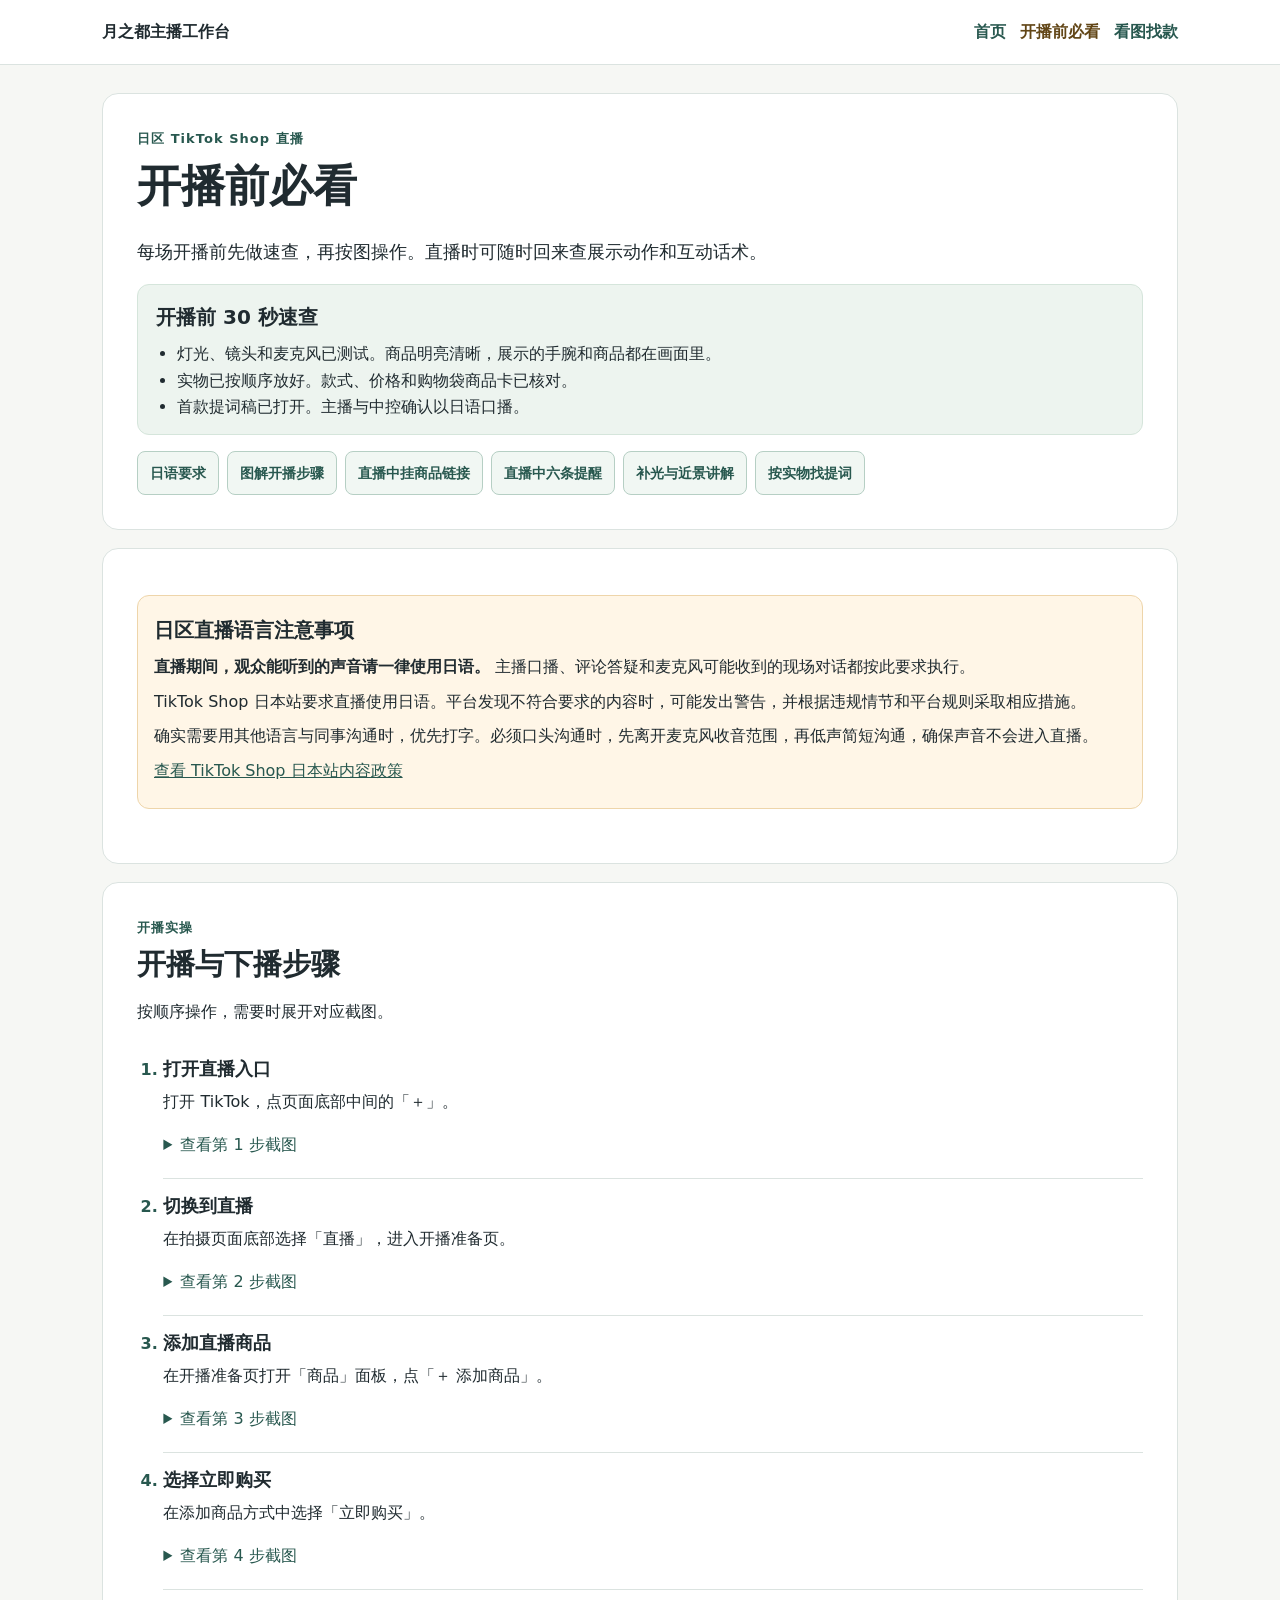
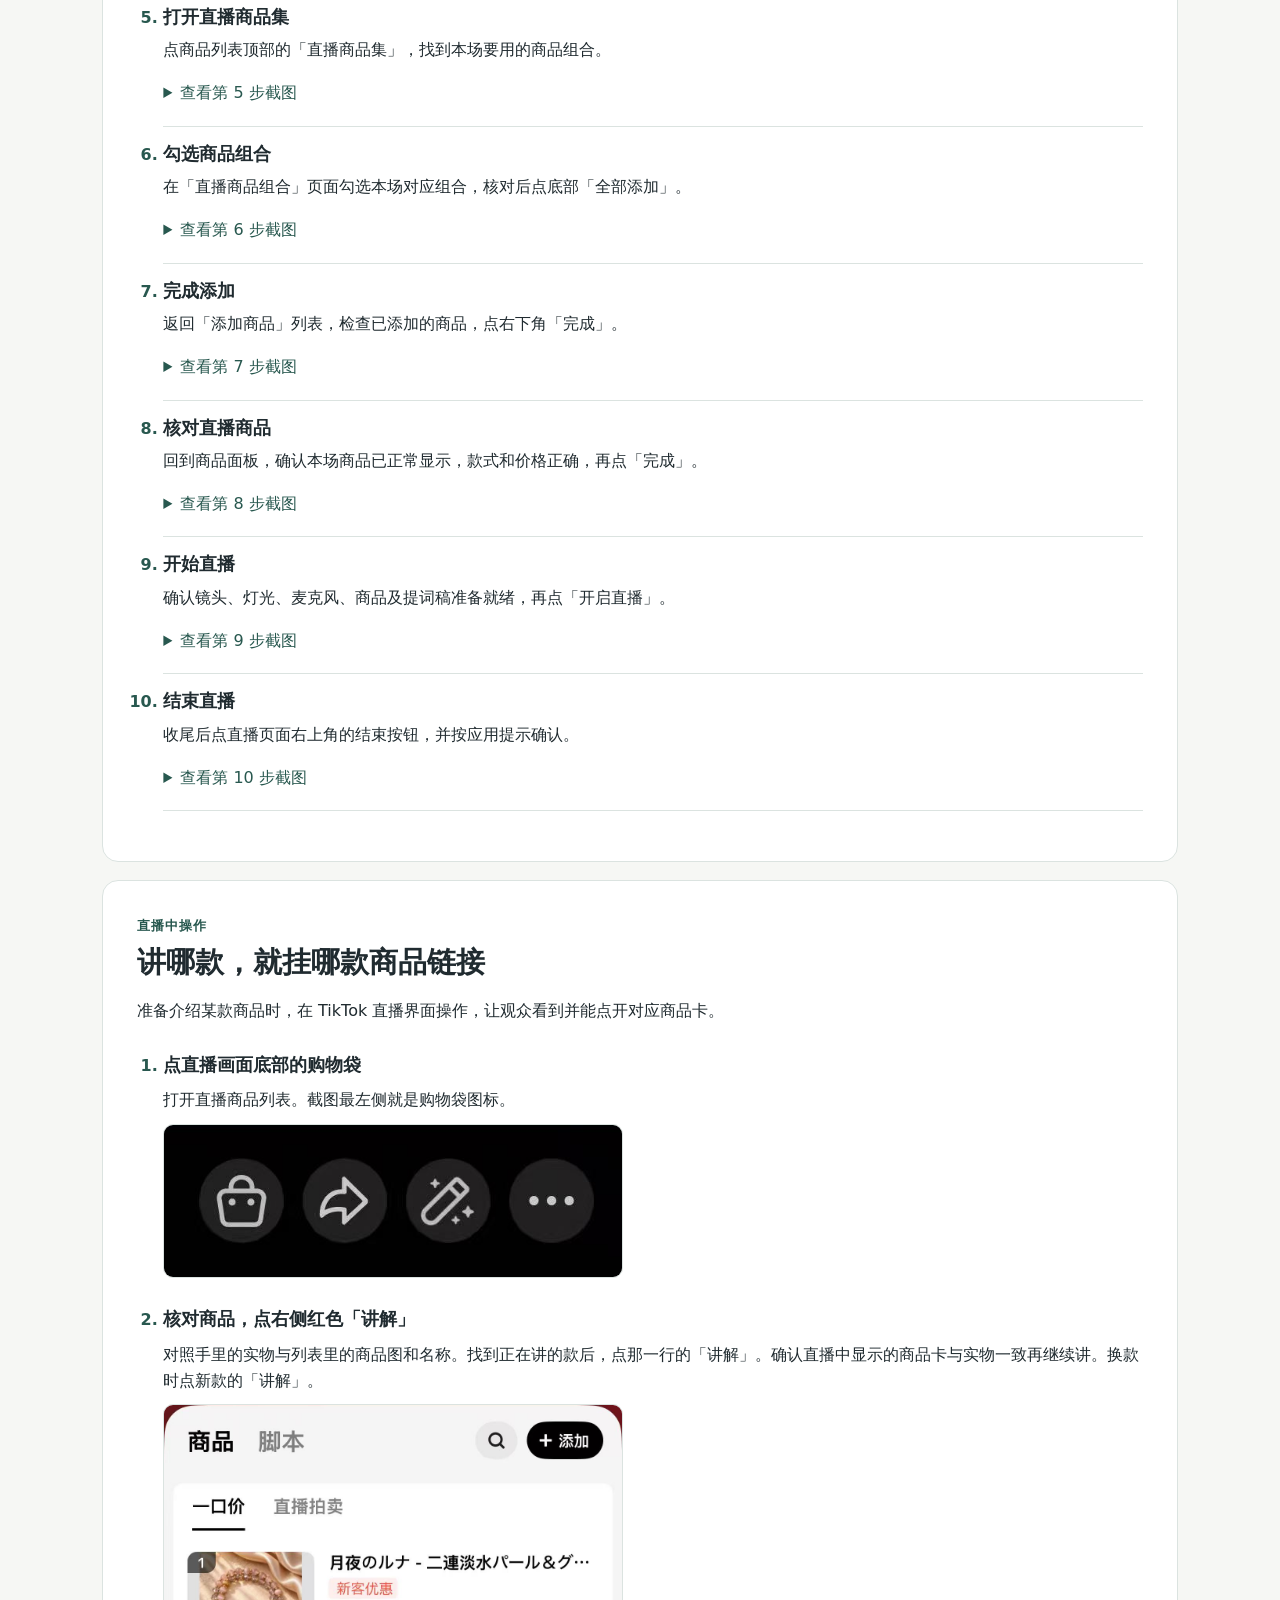
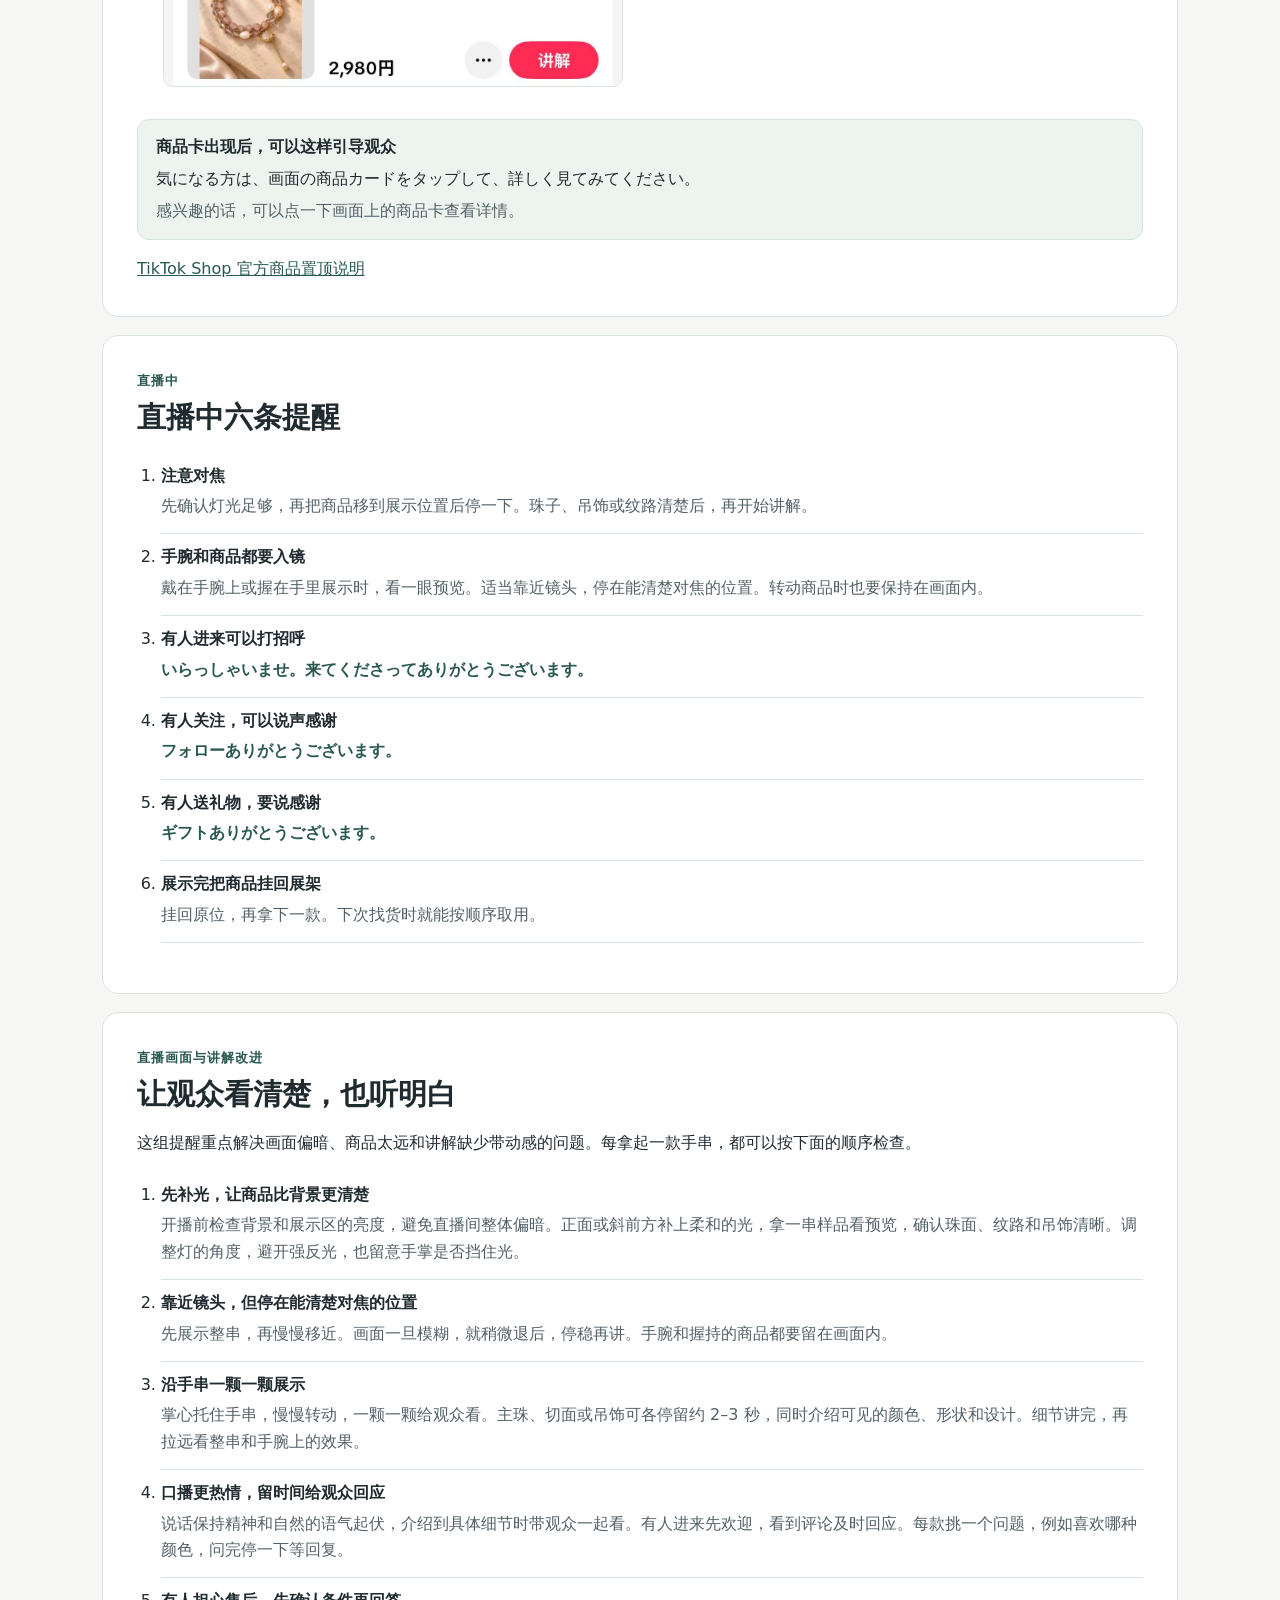
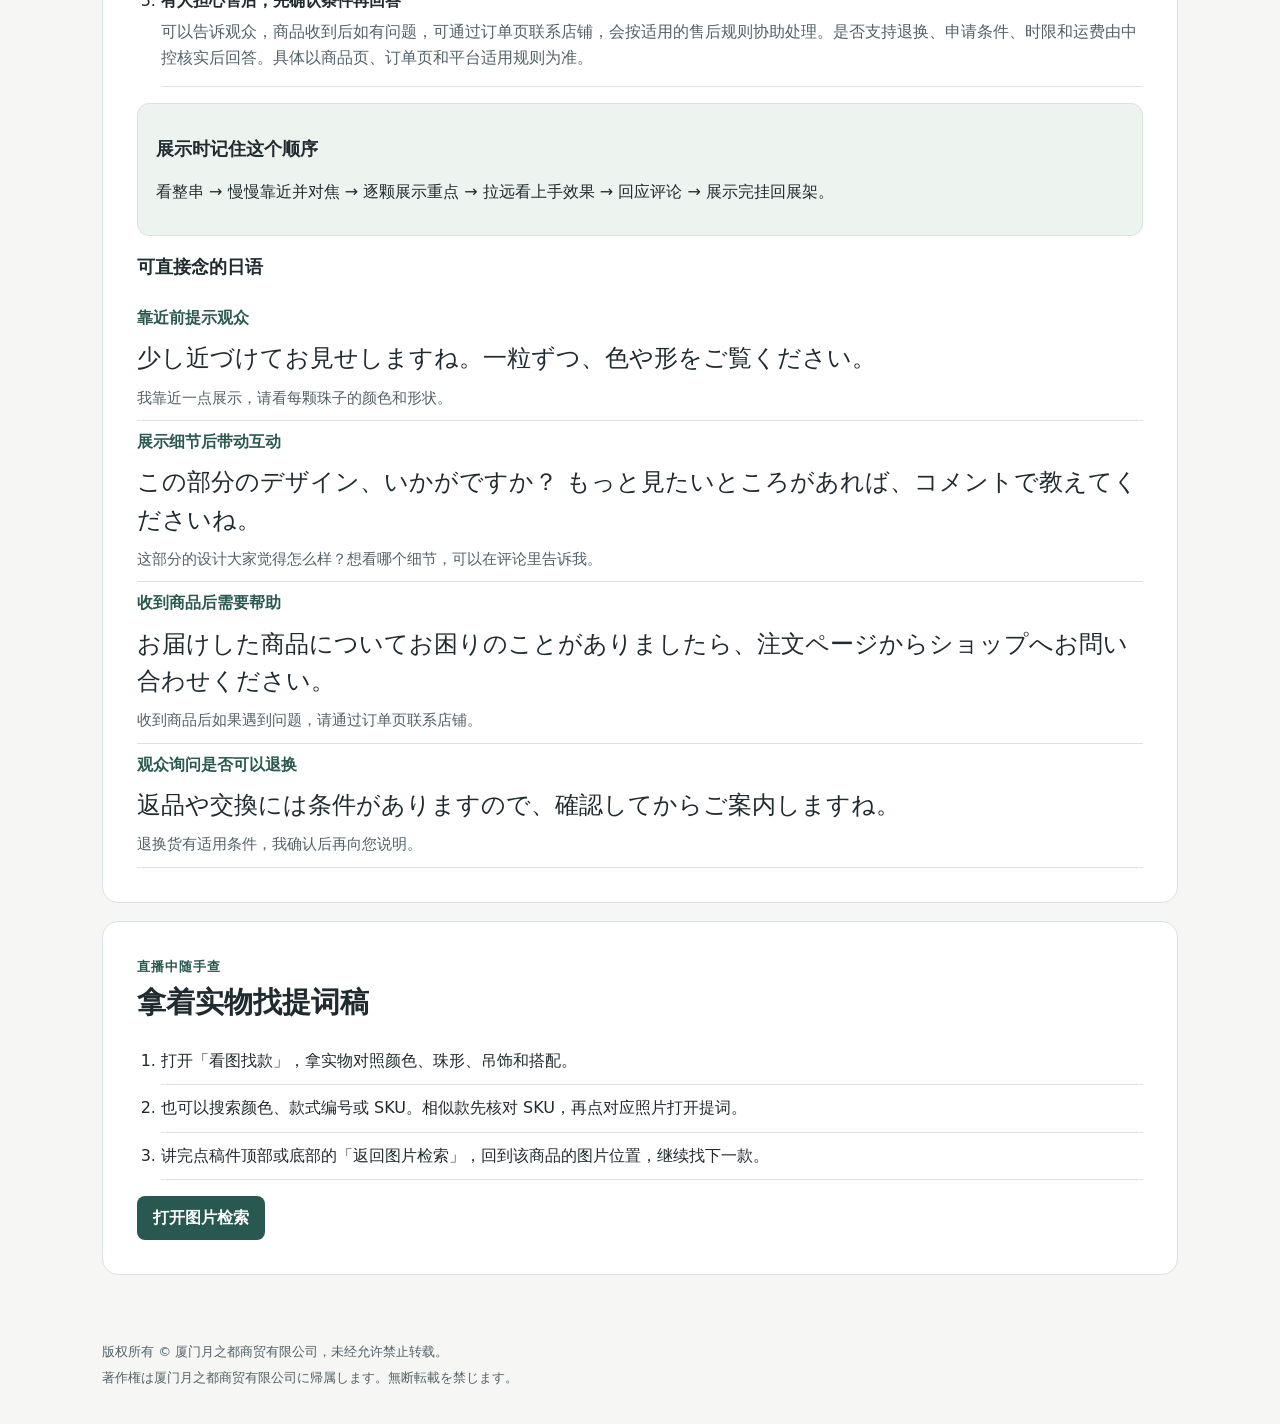
<file: training.html>
<!doctype html><html lang="zh-CN"><head><meta charset="utf-8"><meta name="viewport" content="width=device-width,initial-scale=1"><meta name="robots" content="noindex,nofollow"><title>开播前必看｜月之都主播工作台</title><link rel="stylesheet" href="site.css?v=1728574558"></head><body><header class="site-header"><div class="bar"><span class="brand">月之都主播工作台</span><nav class="site-nav" aria-label="站点导航"><a href="index.html">首页</a><a class="nav-required" href="training.html">开播前必看</a><a href="guide.html#gallery">看图找款</a></nav></div></header><main><section class="surface">
  <div class="eyebrow">日区 TikTok Shop 直播</div>
  <h1>开播前必看</h1>
  <p class="lead">每场开播前先做速查，再按图操作。直播时可随时回来查展示动作和互动话术。</p>
  <div class="preflight">
    <h2>开播前 30 秒速查</h2>
    <ul>
      <li>灯光、镜头和麦克风已测试。商品明亮清晰，展示的手腕和商品都在画面里。</li>
      <li>实物已按顺序放好。款式、价格和购物袋商品卡已核对。</li>
      <li>首款提词稿已打开。主播与中控确认以日语口播。</li>
    </ul>
  </div>
  <nav class="jump-links" aria-label="开播前必看目录">
    <a href="#live-language">日语要求</a><a href="#opening">图解开播步骤</a><a href="#explain-product">直播中挂商品链接</a><a href="#live-tips">直播中六条提醒</a><a href="#showcase-quality">补光与近景讲解</a><a href="#find-script">按实物找提词</a>
  </nav>
</section><section class="surface"><aside class="live-notice" id="live-language"><h2>日区直播语言注意事项</h2><p><strong>直播期间，观众能听到的声音请一律使用日语。</strong> 主播口播、评论答疑和麦克风可能收到的现场对话都按此要求执行。</p><p>TikTok Shop 日本站要求直播使用日语。平台发现不符合要求的内容时，可能发出警告，并根据违规情节和平台规则采取相应措施。</p><p>确实需要用其他语言与同事沟通时，优先打字。必须口头沟通时，先离开麦克风收音范围，再低声简短沟通，确保声音不会进入直播。</p><p><a href="https://seller-jp.tiktok.com/university/essay?knowledge_id=2707587427927825" target="_blank" rel="noopener">查看 TikTok Shop 日本站内容政策</a></p></aside></section><section class="surface" id="opening"><div class="eyebrow">开播实操</div><h2>开播与下播步骤</h2><p>按顺序操作，需要时展开对应截图。</p><ol class="opening-steps"><li><h3>打开直播入口</h3><p>打开 TikTok，点页面底部中间的「＋」。</p><details><summary>查看第 1 步截图</summary><a href="kaibo-01.jpg" target="_blank" rel="noopener" aria-label="打开第 1 步原尺寸截图"><img src="kaibo-01.jpg" alt="第 1 步：打开直播入口" width="998" height="2160" loading="lazy" decoding="async"></a><p class="muted">点图片可在新标签页查看大图。</p></details></li><li><h3>切换到直播</h3><p>在拍摄页面底部选择「直播」，进入开播准备页。</p><details><summary>查看第 2 步截图</summary><a href="kaibo-02.jpg" target="_blank" rel="noopener" aria-label="打开第 2 步原尺寸截图"><img src="kaibo-02.jpg" alt="第 2 步：切换到直播" width="998" height="2160" loading="lazy" decoding="async"></a><p class="muted">点图片可在新标签页查看大图。</p></details></li><li><h3>添加直播商品</h3><p>在开播准备页打开「商品」面板，点「＋ 添加商品」。</p><details><summary>查看第 3 步截图</summary><a href="kaibo-03.jpg" target="_blank" rel="noopener" aria-label="打开第 3 步原尺寸截图"><img src="kaibo-03.jpg" alt="第 3 步：添加直播商品" width="998" height="2160" loading="lazy" decoding="async"></a><p class="muted">点图片可在新标签页查看大图。</p></details></li><li><h3>选择立即购买</h3><p>在添加商品方式中选择「立即购买」。</p><details><summary>查看第 4 步截图</summary><a href="kaibo-04.jpg" target="_blank" rel="noopener" aria-label="打开第 4 步原尺寸截图"><img src="kaibo-04.jpg" alt="第 4 步：选择立即购买" width="998" height="2160" loading="lazy" decoding="async"></a><p class="muted">点图片可在新标签页查看大图。</p></details></li><li><h3>打开直播商品集</h3><p>点商品列表顶部的「直播商品集」，找到本场要用的商品组合。</p><details><summary>查看第 5 步截图</summary><a href="kaibo-05.jpg" target="_blank" rel="noopener" aria-label="打开第 5 步原尺寸截图"><img src="kaibo-05.jpg" alt="第 5 步：打开直播商品集" width="998" height="2160" loading="lazy" decoding="async"></a><p class="muted">点图片可在新标签页查看大图。</p></details></li><li><h3>勾选商品组合</h3><p>在「直播商品组合」页面勾选本场对应组合，核对后点底部「全部添加」。</p><details><summary>查看第 6 步截图</summary><a href="kaibo-06.jpg" target="_blank" rel="noopener" aria-label="打开第 6 步原尺寸截图"><img src="kaibo-06.jpg" alt="第 6 步：勾选商品组合" width="998" height="2160" loading="lazy" decoding="async"></a><p class="muted">点图片可在新标签页查看大图。</p></details></li><li><h3>完成添加</h3><p>返回「添加商品」列表，检查已添加的商品，点右下角「完成」。</p><details><summary>查看第 7 步截图</summary><a href="kaibo-07.jpg" target="_blank" rel="noopener" aria-label="打开第 7 步原尺寸截图"><img src="kaibo-07.jpg" alt="第 7 步：完成添加" width="998" height="2160" loading="lazy" decoding="async"></a><p class="muted">点图片可在新标签页查看大图。</p></details></li><li><h3>核对直播商品</h3><p>回到商品面板，确认本场商品已正常显示，款式和价格正确，再点「完成」。</p><details><summary>查看第 8 步截图</summary><a href="kaibo-08.jpg" target="_blank" rel="noopener" aria-label="打开第 8 步原尺寸截图"><img src="kaibo-08.jpg" alt="第 8 步：核对直播商品" width="998" height="2160" loading="lazy" decoding="async"></a><p class="muted">点图片可在新标签页查看大图。</p></details></li><li><h3>开始直播</h3><p>确认镜头、灯光、麦克风、商品及提词稿准备就绪，再点「开启直播」。</p><details><summary>查看第 9 步截图</summary><a href="kaibo-09.jpg" target="_blank" rel="noopener" aria-label="打开第 9 步原尺寸截图"><img src="kaibo-09.jpg" alt="第 9 步：开始直播" width="998" height="2160" loading="lazy" decoding="async"></a><p class="muted">点图片可在新标签页查看大图。</p></details></li><li><h3>结束直播</h3><p>收尾后点直播页面右上角的结束按钮，并按应用提示确认。</p><details><summary>查看第 10 步截图</summary><a href="kaibo-10.jpg" target="_blank" rel="noopener" aria-label="打开第 10 步原尺寸截图"><img src="kaibo-10.jpg" alt="第 10 步：结束直播" width="998" height="2160" loading="lazy" decoding="async"></a><p class="muted">点图片可在新标签页查看大图。</p></details></li></ol></section><section class="surface" id="explain-product">
  <div class="eyebrow">直播中操作</div>
  <h2>讲哪款，就挂哪款商品链接</h2>
  <p>准备介绍某款商品时，在 TikTok 直播界面操作，让观众看到并能点开对应商品卡。</p>
  <ol class="pin-steps">
    <li>
      <h3>点直播画面底部的购物袋</h3>
      <p>打开直播商品列表。截图最左侧就是购物袋图标。</p>
      <a href="live-pin-01.png" target="_blank" rel="noopener" aria-label="放大购物袋入口截图">
        <img src="live-pin-01.png" alt="直播底部工具栏，购物袋图标在截取画面的最左侧" width="585" height="195" loading="lazy">
      </a>
    </li>
    <li>
      <h3>核对商品，点右侧红色「讲解」</h3>
      <p>对照手里的实物与列表里的商品图和名称。找到正在讲的款后，点那一行的「讲解」。确认直播中显示的商品卡与实物一致再继续讲。换款时点新款的「讲解」。</p>
      <a href="live-pin-02.png" target="_blank" rel="noopener" aria-label="放大商品讲解按钮截图">
        <img src="live-pin-02.png" alt="商品列表中，对应商品右侧有红色讲解按钮" width="1170" height="716" loading="lazy">
      </a>
    </li>
  </ol>
  <div class="preflight">
    <strong>商品卡出现后，可以这样引导观众</strong>
    <p lang="ja">気になる方は、画面の商品カードをタップして、詳しく見てみてください。</p>
    <p class="muted">感兴趣的话，可以点一下画面上的商品卡查看详情。</p>
  </div>
  <a href="https://seller-jp.tiktok.com/university/essay?knowledge_id=108878516979457&amp;lang=ja-JP" target="_blank" rel="noopener">TikTok Shop 官方商品置顶说明</a>
</section><section class="surface" id="live-tips">
  <div class="eyebrow">直播中</div>
  <h2>直播中六条提醒</h2>
  <ol class="training-list live-tips">
    <li><strong>注意对焦</strong><p>先确认灯光足够，再把商品移到展示位置后停一下。珠子、吊饰或纹路清楚后，再开始讲解。</p></li>
    <li><strong>手腕和商品都要入镜</strong><p>戴在手腕上或握在手里展示时，看一眼预览。适当靠近镜头，停在能清楚对焦的位置。转动商品时也要保持在画面内。</p></li>
    <li><strong>有人进来可以打招呼</strong><p class="phrase" lang="ja">いらっしゃいませ。来てくださってありがとうございます。</p></li>
    <li><strong>有人关注，可以说声感谢</strong><p class="phrase" lang="ja">フォローありがとうございます。</p></li>
    <li><strong>有人送礼物，要说感谢</strong><p class="phrase" lang="ja">ギフトありがとうございます。</p></li>
    <li><strong>展示完把商品挂回展架</strong><p>挂回原位，再拿下一款。下次找货时就能按顺序取用。</p></li>
  </ol>
</section><section class="surface" id="showcase-quality">
  <div class="eyebrow">直播画面与讲解改进</div>
  <h2>让观众看清楚，也听明白</h2>
  <p>这组提醒重点解决画面偏暗、商品太远和讲解缺少带动感的问题。每拿起一款手串，都可以按下面的顺序检查。</p>
  <ol class="training-list live-tips">
    <li>
      <strong>先补光，让商品比背景更清楚</strong>
      <p>开播前检查背景和展示区的亮度，避免直播间整体偏暗。正面或斜前方补上柔和的光，拿一串样品看预览，确认珠面、纹路和吊饰清晰。调整灯的角度，避开强反光，也留意手掌是否挡住光。</p>
    </li>
    <li>
      <strong>靠近镜头，但停在能清楚对焦的位置</strong>
      <p>先展示整串，再慢慢移近。画面一旦模糊，就稍微退后，停稳再讲。手腕和握持的商品都要留在画面内。</p>
    </li>
    <li>
      <strong>沿手串一颗一颗展示</strong>
      <p>掌心托住手串，慢慢转动，一颗一颗给观众看。主珠、切面或吊饰可各停留约 2–3 秒，同时介绍可见的颜色、形状和设计。细节讲完，再拉远看整串和手腕上的效果。</p>
    </li>
    <li>
      <strong>口播更热情，留时间给观众回应</strong>
      <p>说话保持精神和自然的语气起伏，介绍到具体细节时带观众一起看。有人进来先欢迎，看到评论及时回应。每款挑一个问题，例如喜欢哪种颜色，问完停一下等回复。</p>
    </li>
    <li>
      <strong>有人担心售后，先确认条件再回答</strong>
      <p>可以告诉观众，商品收到后如有问题，可通过订单页联系店铺，会按适用的售后规则协助处理。是否支持退换、申请条件、时限和运费由中控核实后回答。具体以商品页、订单页和平台适用规则为准。</p>
    </li>
  </ol>
  <div class="preflight">
    <h3>展示时记住这个顺序</h3>
    <p>看整串 → 慢慢靠近并对焦 → 逐颗展示重点 → 拉远看上手效果 → 回应评论 → 展示完挂回展架。</p>
  </div>
  <h3>可直接念的日语</h3>
  <div class="beat"><small>靠近前提示观众</small><p lang="ja">少し近づけてお見せしますね。一粒ずつ、色や形をご覧ください。</p><div class="cn">我靠近一点展示，请看每颗珠子的颜色和形状。</div></div>
  <div class="beat"><small>展示细节后带动互动</small><p lang="ja">この部分のデザイン、いかがですか？ もっと見たいところがあれば、コメントで教えてくださいね。</p><div class="cn">这部分的设计大家觉得怎么样？想看哪个细节，可以在评论里告诉我。</div></div>
  <div class="beat"><small>收到商品后需要帮助</small><p lang="ja">お届けした商品についてお困りのことがありましたら、注文ページからショップへお問い合わせください。</p><div class="cn">收到商品后如果遇到问题，请通过订单页联系店铺。</div></div>
  <div class="beat"><small>观众询问是否可以退换</small><p lang="ja">返品や交換には条件がありますので、確認してからご案内しますね。</p><div class="cn">退换货有适用条件，我确认后再向您说明。</div></div>
</section><section class="surface" id="find-script">
  <div class="eyebrow">直播中随手查</div>
  <h2>拿着实物找提词稿</h2>
  <ol class="training-list">
    <li>打开「看图找款」，拿实物对照颜色、珠形、吊饰和搭配。</li>
    <li>也可以搜索颜色、款式编号或 SKU。相似款先核对 SKU，再点对应照片打开提词。</li>
    <li>讲完点稿件顶部或底部的「返回图片检索」，回到该商品的图片位置，继续找下一款。</li>
  </ol>
  <a class="action" href="guide.html#gallery">打开图片检索</a>
</section></main><footer class="copyright"><p>版权所有 © 厦门月之都商贸有限公司，未经允许禁止转载。</p><p lang="ja">著作権は厦门月之都商贸有限公司に帰属します。無断転載を禁じます。</p></footer></body></html>
</file>
<file: site.css>
:root{color-scheme:light;--ink:#202b30;--muted:#526168;--line:#dbe3e0;--green:#28584f;--page:#f6f7f4;--reading-size:24px}
*,*::before,*::after{box-sizing:border-box}html{scroll-padding-top:116px}body{margin:0;background:var(--page);color:var(--ink);font-family:system-ui,"Microsoft YaHei",Meiryo,sans-serif;line-height:1.65}img{display:block;max-width:100%}a{color:var(--green)}button,input{font:inherit}a:focus-visible,button:focus-visible,input:focus-visible{outline:3px solid #2e806f;outline-offset:3px}button{cursor:pointer}.site-header{background:#fff;border-bottom:1px solid var(--line);position:sticky;top:0;z-index:2}.bar{display:flex;align-items:center;justify-content:space-between;gap:16px;max-width:1120px;margin:auto;padding:10px 22px}.site-nav{display:flex;align-items:center;gap:14px;flex-wrap:wrap}.site-nav a{display:inline-flex;align-items:center;min-height:44px;color:var(--green);font-weight:650;text-decoration:none}.brand{font-weight:750;white-space:nowrap}.image-view,.dialog-close{min-height:44px;min-width:44px;border:1px solid var(--line);border-radius:8px;background:white;color:var(--green);font-weight:700}.wrap,main{max-width:1120px;padding:28px 22px;margin:auto}.surface,.top,.card{background:white;border:1px solid var(--line);border-radius:16px;padding:clamp(16px,4vw,34px);margin-bottom:18px}h1{font-size:clamp(28px,5vw,44px);line-height:1.18;margin:.25em 0 .55em}h2{font-size:clamp(22px,4vw,29px);line-height:1.3;margin:.25em 0 .55em}h3{font-size:18px;line-height:1.4}.eyebrow{font-size:13px;font-weight:750;color:var(--green);letter-spacing:.08em}.lead{font-size:18px;max-width:48em}.cards{display:grid;grid-template-columns:repeat(2,minmax(0,1fr));gap:18px}.action{display:inline-flex;min-height:44px;align-items:center;background:var(--green);color:white;padding:8px 16px;border-radius:8px;text-decoration:none;font-weight:700}.muted{color:var(--muted)}.copyright{max-width:1120px;margin:0 auto;padding:16px 22px 32px;color:var(--muted);font-size:13px}.copyright p{margin:4px 0}.training-list{padding-inline-start:1.5em}.training-list li{padding:10px 0;border-bottom:1px solid var(--line)}.training-list p{margin:4px 0;color:var(--muted)}
.search-line{display:grid;grid-template-columns:1fr auto;gap:8px;max-width:560px}.search-line input{width:100%;min-width:0;min-height:46px;border:1px solid #9baea8;border-radius:8px;padding:8px 12px;font-size:16px}.search-line button{min-height:46px;border:1px solid var(--line);border-radius:8px;background:white;color:var(--green);padding-inline:12px}.product-gallery{display:grid;grid-template-columns:repeat(4,minmax(0,1fr));gap:12px}.product-gallery a{display:flex;flex-direction:column;gap:5px;padding:8px;background:#fbfcfb;color:var(--ink);border:1px solid var(--line);border-radius:10px;text-decoration:none;min-width:0;overflow-wrap:anywhere}.product-gallery img{width:100%;height:auto;aspect-ratio:1/1;object-fit:contain;border-radius:6px;background:#f2f3f0}.product-gallery strong{line-height:1.4}.product-gallery small,.product-gallery .number{font-size:13px;color:var(--muted)}.product-gallery .number{font-weight:700;color:var(--green)}[hidden]{display:none!important}.hide{display:none!important}
.card header{display:flex;flex-wrap:wrap;align-items:baseline;justify-content:space-between;gap:6px 16px;border-bottom:1px solid var(--line);padding-bottom:12px;font-size:22px}.card header span{white-space:nowrap;color:var(--green)}.layout{display:grid;grid-template-columns:minmax(0,1fr) minmax(0,2fr);gap:20px;padding-top:16px}.layout>*{min-width:0}.layout aside{overflow-wrap:anywhere}.layout aside img{width:100%;height:auto;max-height:440px;object-fit:contain;background:#f2f3f0;border-radius:10px}.image-view{display:block;margin-top:8px;padding-inline:12px}.beat{padding:9px 0;border-bottom:1px solid var(--line)}.beat small{display:block;font-size:clamp(13px,calc(var(--reading-size) * .65),22px);color:var(--green);font-weight:650}.beat>p{font-size:var(--reading-size);line-height:1.55;margin:.35em 0;font-family:system-ui,Meiryo,"Microsoft YaHei",sans-serif;overflow-wrap:anywhere}.beat .cn{color:var(--muted);font-size:clamp(13px,calc(var(--reading-size) * .64),22px)}.back{display:inline-flex;min-height:44px;align-items:center;margin-top:12px}.image-dialog{border:0;border-radius:12px;background:white;padding:10px;width:min(94vw,850px);max-height:92dvh;overflow:auto}.image-dialog::backdrop{background:#000b}.image-dialog img{margin:8px auto 0;width:auto;max-width:100%;height:auto;max-height:calc(92dvh - 75px);object-fit:contain}.dialog-close{display:block;margin-left:auto;padding-inline:12px}
@media(max-width:700px){html{scroll-padding-top:125px}.bar{gap:3px 12px;flex-wrap:wrap;padding:4px 12px}.site-nav{gap:12px}.site-nav a{font-size:14px}.brand{display:none}.wrap,main{padding:12px}.surface,.top,.card{border-radius:12px;padding:14px}.cards,.layout{grid-template-columns:minmax(0,1fr)}.layout{gap:12px}.layout aside img{max-height:min(54dvh,430px)}.product-gallery{grid-template-columns:repeat(2,minmax(0,1fr));gap:8px}.product-gallery a{padding:6px}.product-gallery strong{font-size:14px}.card header{font-size:19px}.copyright{padding:12px 14px 24px}}
@media print{.site-header,.search-line,.image-view,.image-dialog,.back{display:none!important}.product-gallery{grid-template-columns:repeat(4,minmax(0,1fr))}.card{break-before:page}.beat{break-inside:avoid}.beat>p{font-size:14pt}body{background:white}}

.live-notice{background:#fff6e7;border:1px solid #eed5aa;border-radius:12px;padding:16px;margin:12px 0 20px}.live-notice h2{font-size:20px}.live-notice p{margin:8px 0}.opening-steps{padding-left:1.65em}.opening-steps li{padding:10px 0;border-bottom:1px solid var(--line)}.opening-steps li::marker{font-weight:700;color:var(--green)}.opening-steps h3,.opening-steps p{margin:4px 0 8px}.opening-steps summary{cursor:pointer;color:var(--green);padding:9px 0;min-height:44px}.opening-steps img{width:min(100%,440px);height:auto;border-radius:8px;border:1px solid var(--line)}
.pin-steps { padding-inline-start:1.65em; }
.pin-steps li { padding:8px 0 16px; }
.pin-steps li::marker { color:var(--green); font-weight:750; }
.pin-steps h3,.pin-steps p { margin:4px 0 10px; }
.pin-steps a { display:block; width:min(100%,460px); }
.pin-steps img { width:100%; height:auto; border:1px solid var(--line); border-radius:10px; }
#explain-product .preflight p { margin:6px 0 0; }

.home-page { --home-bronze: #735535; --home-border: #e6dccd; }
.internal-notice { display:flex; align-items:baseline; gap:12px; margin-bottom:18px; padding:12px 16px; border:1px solid var(--home-border); border-radius:10px; background:#fbf4e8; color:#60492f; }
.internal-notice strong { flex:none; font-size:14px; }
.internal-notice p { margin:0; font-size:14px; }
.home-hero { display:grid; grid-template-columns:minmax(0,1.35fr) minmax(0,1fr); align-items:center; gap:clamp(16px,4vw,44px); padding:clamp(22px,4vw,46px); background:#183d35; border:1px solid #183d35; border-radius:22px; color:white; }
.hero-copy .eyebrow { color:#f2d49a; }
.hero-copy h1 { font-family:"Noto Serif CJK SC","Songti SC",SimSun,serif; font-size:clamp(37px,6vw,64px); margin:10px 0 14px; }
.hero-copy p { max-width:31em; color:#e0ebe4; margin:0 0 20px; }
.hero-copy .action { gap:12px; background:#fae4b8; color:#26372b; }
.hero-copy .action:hover { background:#fff1d6; }
.hero-checks { background:#ffffff0d; border:1px solid #ffffff38; border-radius:14px; padding:16px 18px; }
.hero-checks span { font-weight:750; color:#f2d49a; }
.hero-checks ul { margin:8px 0 0; padding-left:1.25em; }
.hero-checks li { padding:4px 0; }
.home-entries { margin-top:18px; }
.home-entry { display:grid; grid-template-columns:minmax(0,1fr) auto; align-items:center; gap:20px; padding:clamp(16px,3vw,24px); border:1px solid var(--line); border-radius:16px; background:#fff; color:var(--ink); text-decoration:none; }
.entry-photos { display:flex; gap:8px; }
.entry-photos img { width:84px; aspect-ratio:1; object-fit:contain; background:#f4eee5; border-radius:8px; }
.home-entry:hover { border-color:#65968b; background:#f9fcfa; }
.entry-label { display:flex; align-items:center; gap:8px; color:var(--home-bronze); font-size:13px; font-weight:750; }
.home-entry h2 { display:flex; gap:12px; align-items:baseline; margin:8px 0 4px; color:var(--green); }
.home-entry h2 span { font-size:.8em; }
.home-entry p { margin:0; color:var(--muted); }
.site-nav .nav-required { font-weight:800; color:#624617; }
.preflight { background:#edf4ef; border:1px solid #d5e5db; border-radius:12px; padding:14px 18px; margin:16px 0; }
.preflight h2 { font-size:20px; }
.preflight ul { padding-left:1.3em; margin:8px 0 0; }
.jump-links { display:flex; flex-wrap:wrap; gap:8px; margin-top:14px; }
.jump-links a,.script-return { display:inline-flex; min-height:44px; align-items:center; padding:6px 12px; border:1px solid #b6cfc4; border-radius:8px; background:#f1f7f3; color:var(--green); text-decoration:none; font-size:14px; font-weight:750; }
.script-return:hover,.jump-links a:hover { background:#e5f1e9; }
.script-tools { margin:0 0 10px; }
.script-tools:last-child { margin:14px 0 0; }
.live-tips .phrase { color:var(--green); font-weight:650; }
@media(max-width:700px) {
  .internal-notice { display:block; padding:10px 13px; margin-bottom:12px; }
  .internal-notice p { margin-top:3px; }
  .home-hero { grid-template-columns:minmax(0,1fr); gap:18px; padding:20px; border-radius:16px; }
  .hero-checks { padding:12px 14px; font-size:14px; }
  .home-entries { margin-top:12px; }
  .home-entry { grid-template-columns:minmax(0,1fr); gap:12px; }
  .entry-photos img { width:70px; }
}
@media print { .script-tools { display:none; } }
</file>
